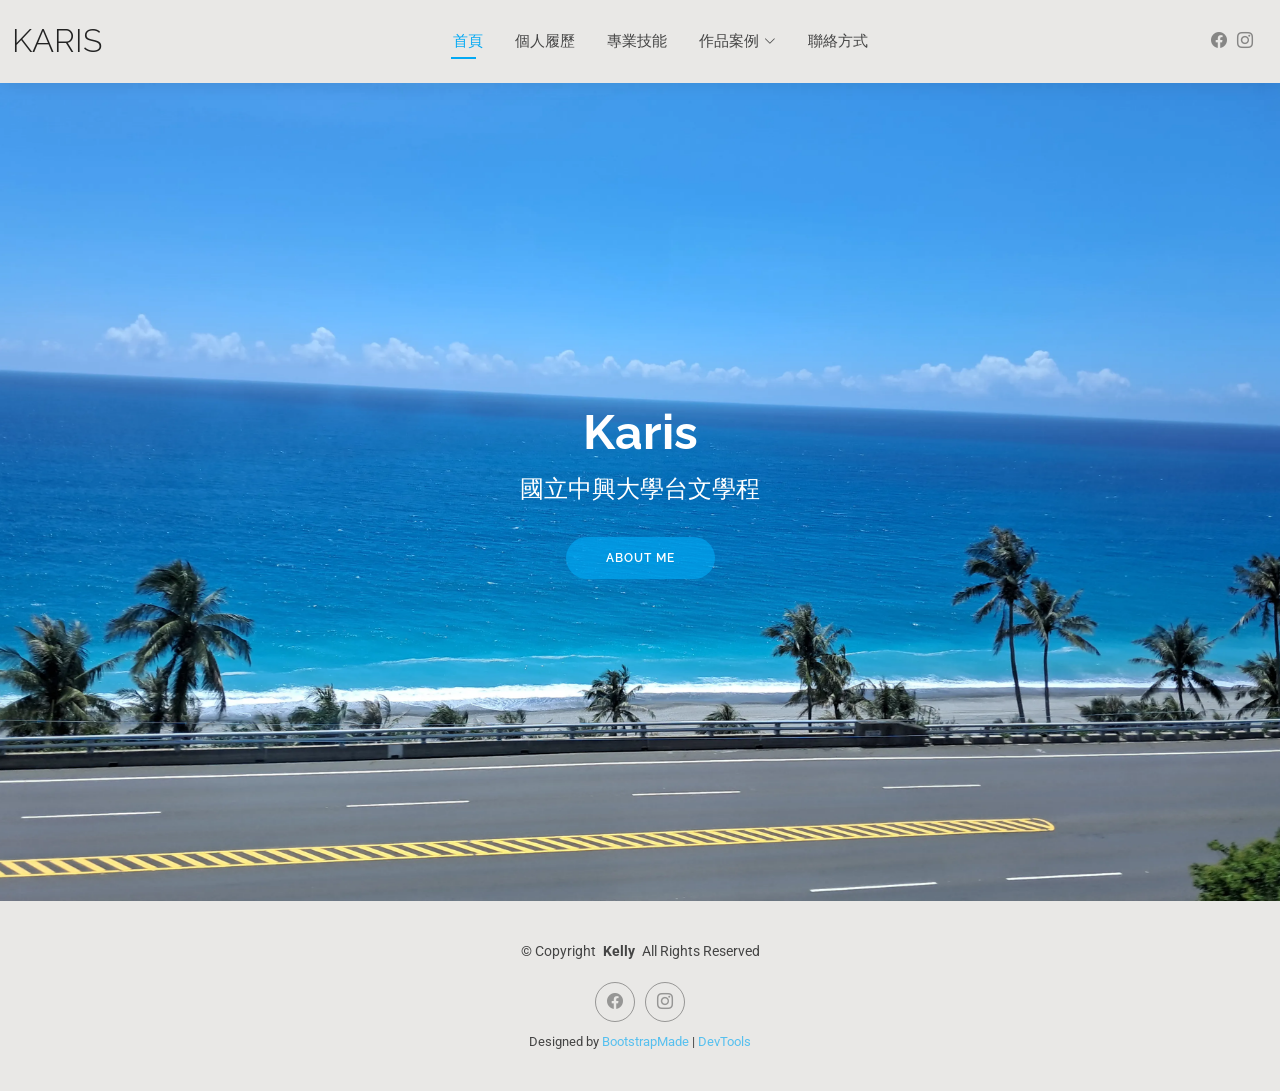
<file: index.html>
<!DOCTYPE html>
<html lang="zh-Hant">

<head>
  <meta charset="utf-8">
  <meta content="width=device-width, initial-scale=1.0" name="viewport">
  <title>Karis</title>
  <meta name="description" content="">
  <meta name="keywords" content="">

  <!-- Favicons -->
  <link href="assets/img/favicon.png" rel="icon">
  <link href="assets/img/apple-touch-icon.png" rel="apple-touch-icon">

  <!-- Fonts -->
  <link href="https://fonts.googleapis.com" rel="preconnect">
  <link href="https://fonts.gstatic.com" rel="preconnect" crossorigin>
  <link href="https://fonts.googleapis.com/css2?family=Roboto:ital,wght@0,100;0,300;0,400;0,500;0,700;0,900;1,100;1,300;1,400;1,500;1,700;1,900&family=Poppins:ital,wght@0,100;0,200;0,300;0,400;0,500;0,600;0,700;0,800;0,900;1,100;1,200;1,300;1,400;1,500;1,600;1,700;1,800;1,900&family=Raleway:ital,wght@0,100;0,200;0,300;0,400;0,500;0,600;0,700;0,800;0,900;1,100;1,200;1,300;1,400;1,500;1,600;1,700;1,800;1,900&display=swap" rel="stylesheet">

  <!-- Vendor CSS Files -->
  <link href="assets/vendor/bootstrap/css/bootstrap.min.css" rel="stylesheet">
  <link href="assets/vendor/bootstrap-icons/bootstrap-icons.css" rel="stylesheet">
  <link href="assets/vendor/aos/aos.css" rel="stylesheet">
  <link href="assets/vendor/swiper/swiper-bundle.min.css" rel="stylesheet">
  <link href="assets/vendor/glightbox/css/glightbox.min.css" rel="stylesheet">

  <!-- Main CSS File -->
  <link href="assets/css/main.css" rel="stylesheet">

  <!-- =======================================================
  * Template Name: Karis
  * Template URL: https://bootstrapmade.com/kelly-free-bootstrap-cv-resume-html-template/
  * Updated: Aug 07 2024 with Bootstrap v5.3.3
  * Author: BootstrapMade.com
  * License: https://bootstrapmade.com/license/
  ======================================================== -->
</head>

<body class="index-page">

  <header id="header" class="header d-flex align-items-center light-background sticky-top">
    <div class="container-fluid position-relative d-flex align-items-center justify-content-between">

      <a href="index.html" class="logo d-flex align-items-center me-auto me-xl-0">
        <!-- Uncomment the line below if you also wish to use an image logo -->
        <!-- <img src="assets/img/logo.png" alt=""> -->
        <h1 class="sitename">Karis</h1>
      </a>

      <nav id="navmenu" class="navmenu">
        <ul>
          <li><a href="index.html" class="active">首頁</a></li>
          <li><a href="about.html">個人履歷</a></li>
          <!--<li><a href="resume.html">簡歷</a></li>-->
          <li><a href="services.html">專業技能</a></li>
          <!--<li><a href="portfolio.html">作品案例</a></li>-->
          <li class="dropdown"><a href="#"><span>作品案例</span> <i class="bi bi-chevron-down toggle-dropdown"></i></a>
            <ul>
              <li><a href="#">台灣人文</a></li>
             <!-- <li class="dropdown"><a href="#"><span></span>Deep Dropdow<i class="bi bi-chevron-down toggle-dropdown"></i></a>
                <ul>
                  <li><a href="#">Deep Dropdown 1</a></li>
                  <li><a href="#">Deep Dropdown 2</a></li>
                  <li><a href="#">Deep Dropdown 3</a></li>
                  <li><a href="#">Deep Dropdown 4</a></li>
                  <li><a href="#">Deep Dropdown 5</a></li>
                </ul>-->
              </li>
              <li><a href="#">跨國文化</a></li>
              <li><a href="#">文化新創</a></li>
             <!-- <li><a href="#">Dropdown 4</a></li>-->
            </ul>
          </li>
          <li><a href="contact.html">聯絡方式</a></li>
        </ul>
        <i class="mobile-nav-toggle d-xl-none bi bi-list"></i>
      </nav>

      <div class="header-social-links">
        <a href="https://www.facebook.com/profile.php?id=61564249897926" target="_blank"><i class="bi bi-facebook"></i></a>
        <a href="https://www.instagram.com/_chien__yu_/" target="_blank"><i class="bi bi-instagram"></i></a>
      </div>

    </div>
  </header>

  <main class="main">

    <!-- Hero Section -->
    <section id="hero" class="hero section">

      <img src="assets/img/hero-bg.webp" alt="" data-aos="fade-in">

      <div class="container text-center" data-aos="zoom-out" data-aos-delay="100">
        <div class="row justify-content-center">
          <div class="col-lg-8">
            <h2><font style="color:#ffffff;">Karis</font></h2>
            <p>國立中興大學台文學程</p>
            <a href="about.html" class="btn-get-started">About Me</a>
          </div>
        </div>
      </div>

    </section><!-- /Hero Section -->

  </main>

  <footer id="footer" class="footer light-background">

    <div class="container">
      <div class="copyright text-center ">
        <p>© <span>Copyright</span> <strong class="px-1 sitename">Kelly</strong> <span>All Rights Reserved<br></span></p>
      </div>
      <div class="social-links d-flex justify-content-center">
        <a href="https://www.facebook.com/profile.php?id=61564249897926" target="_blank"><i class="bi bi-facebook"></i></a>
        <a href="https://www.instagram.com/_chien__yu_/" target="_blank"><i class="bi bi-instagram"></i></a>
      </div>
      <div class="credits">
        <!-- All the links in the footer should remain intact. -->
        <!-- You can delete the links only if you've purchased the pro version. -->
        <!-- Licensing information: https://bootstrapmade.com/license/ -->
        <!-- Purchase the pro version with working PHP/AJAX contact form: [buy-url] -->
        Designed by <a href="https://bootstrapmade.com/">BootstrapMade</a> | <a href="https://bootstrapmade.com/tools/">DevTools</a>
      </div>
    </div>

  </footer>

  <!-- Scroll Top -->
  <a href="#" id="scroll-top" class="scroll-top d-flex align-items-center justify-content-center"><i class="bi bi-arrow-up-short"></i></a>

  <!-- Preloader -->
  <div id="preloader"></div>

  <!-- Vendor JS Files -->
  <script src="assets/vendor/bootstrap/js/bootstrap.bundle.min.js"></script>
  <script src="assets/vendor/php-email-form/validate.js"></script>
  <script src="assets/vendor/aos/aos.js"></script>
  <script src="assets/vendor/waypoints/noframework.waypoints.js"></script>
  <script src="assets/vendor/purecounter/purecounter_vanilla.js"></script>
  <script src="assets/vendor/swiper/swiper-bundle.min.js"></script>
  <script src="assets/vendor/glightbox/js/glightbox.min.js"></script>
  <script src="assets/vendor/imagesloaded/imagesloaded.pkgd.min.js"></script>
  <script src="assets/vendor/isotope-layout/isotope.pkgd.min.js"></script>

  <!-- Main JS File -->
  <script src="assets/js/main.js"></script>

</body>

</html>
</file>
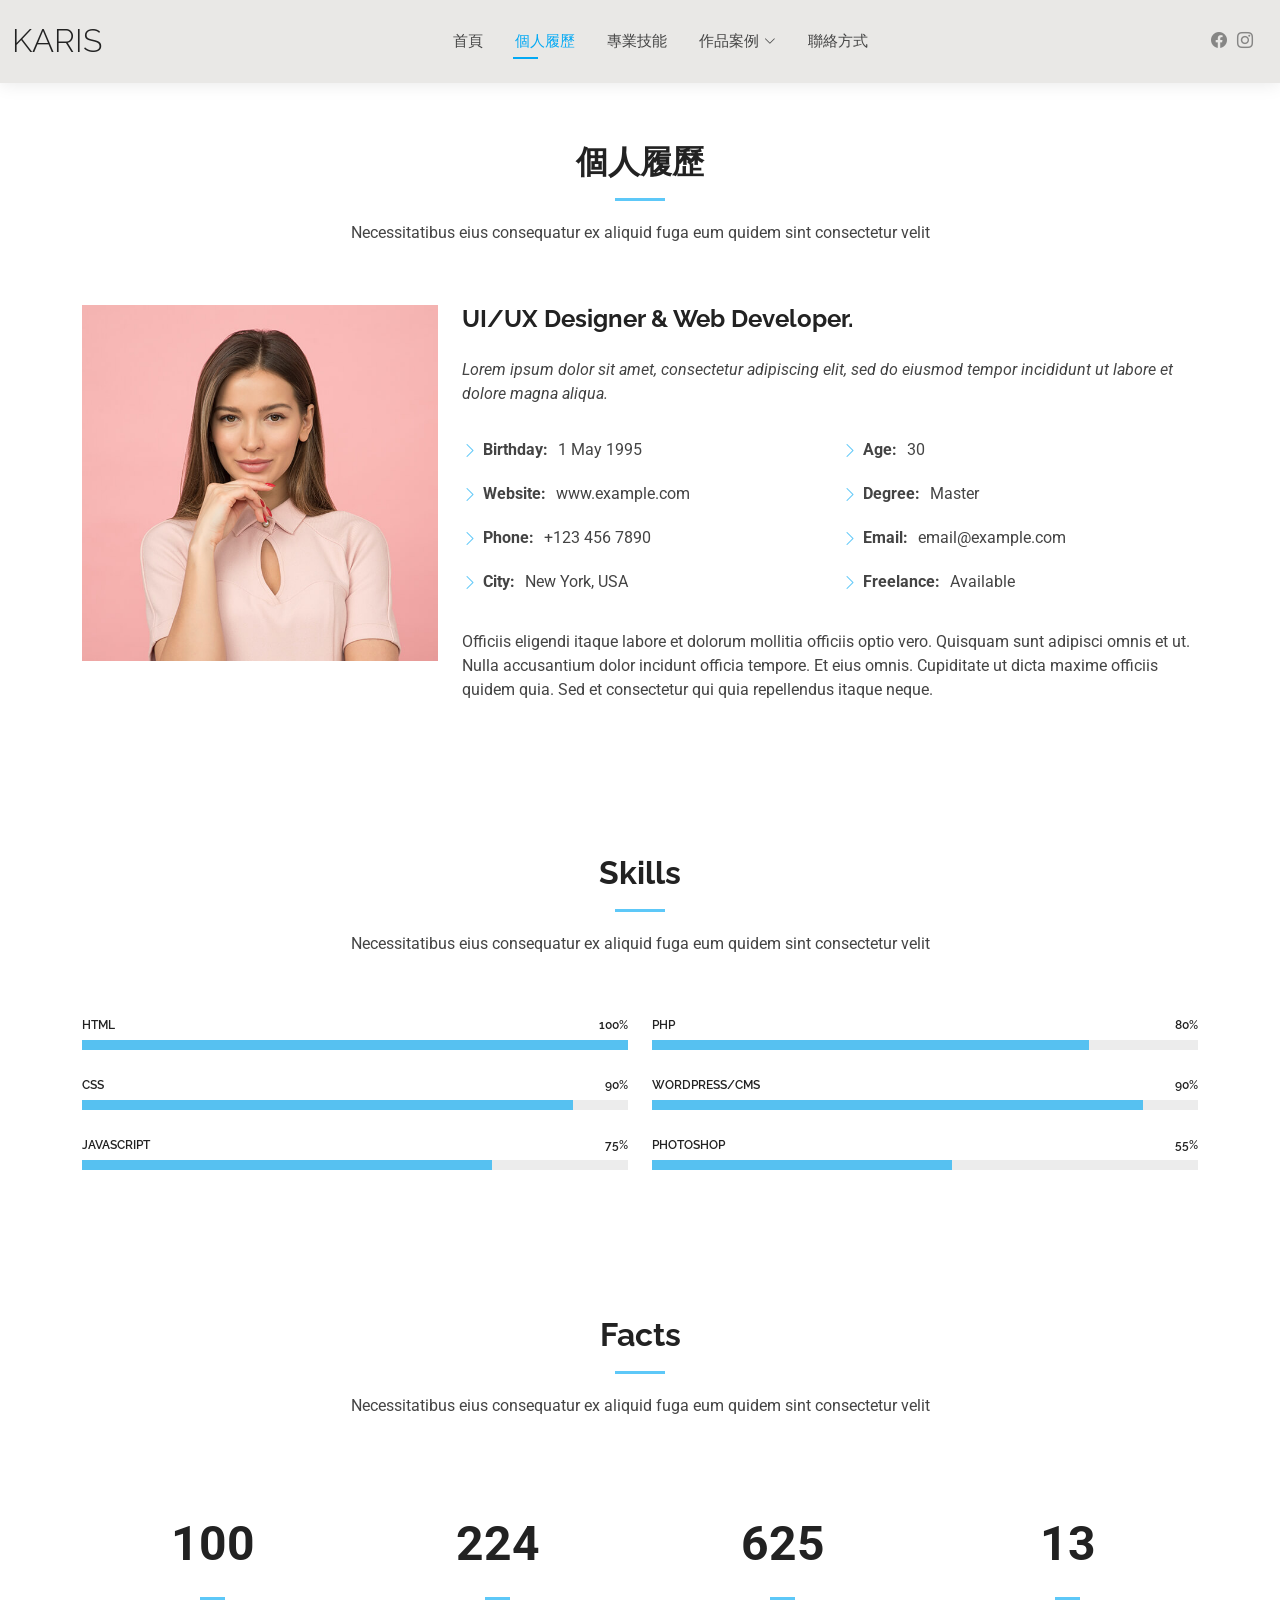
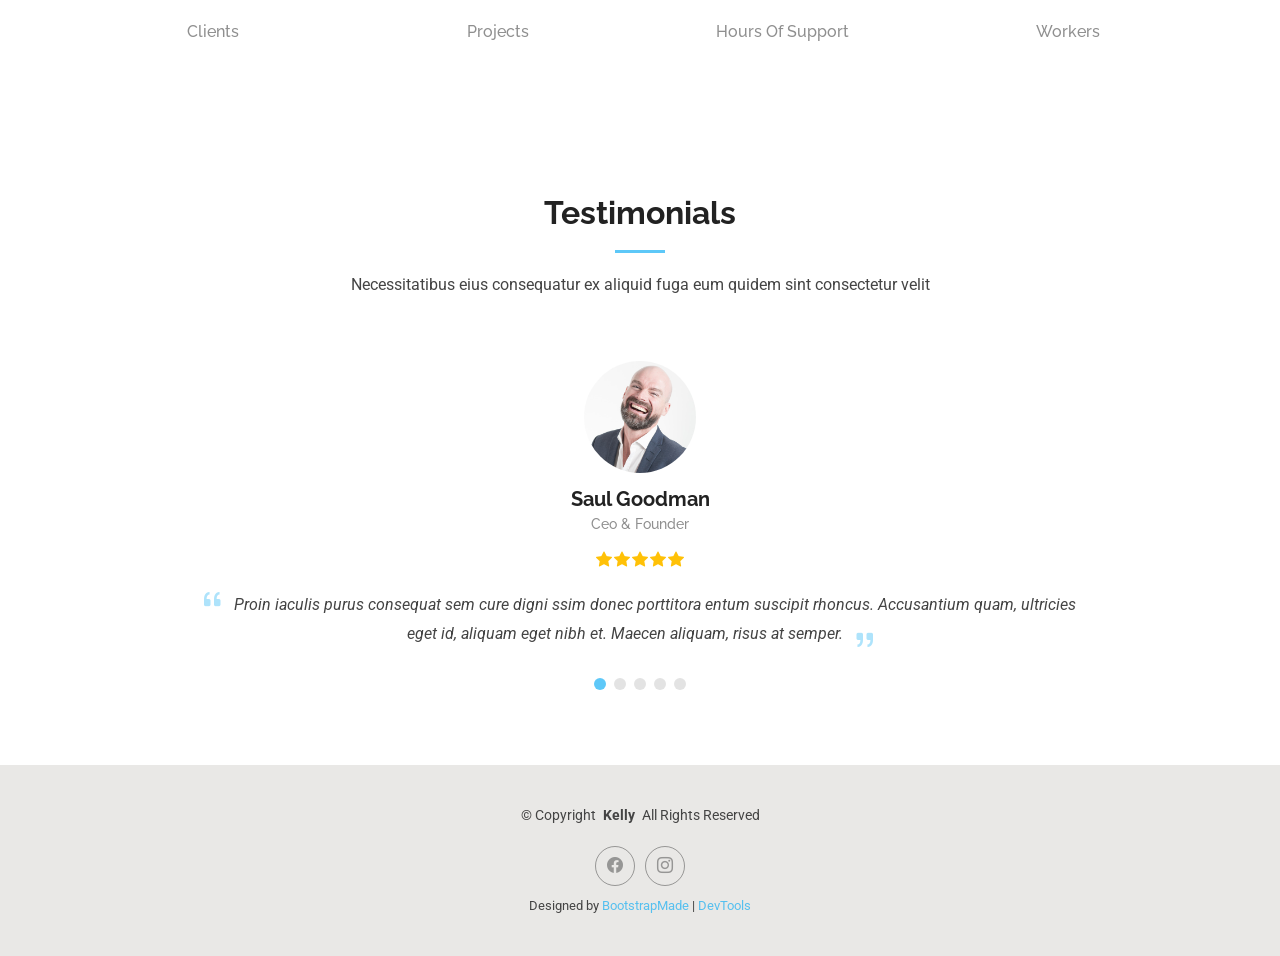
<file: about.html>
<!DOCTYPE html>
<html lang="en">

<head>
  <meta charset="utf-8">
  <meta content="width=device-width, initial-scale=1.0" name="viewport">
  <title>About - Kelly Bootstrap Template</title>
  <meta name="description" content="">
  <meta name="keywords" content="">

  <!-- Favicons -->
  <link href="assets/img/favicon.png" rel="icon">
  <link href="assets/img/apple-touch-icon.png" rel="apple-touch-icon">

  <!-- Fonts -->
  <link href="https://fonts.googleapis.com" rel="preconnect">
  <link href="https://fonts.gstatic.com" rel="preconnect" crossorigin>
  <link href="https://fonts.googleapis.com/css2?family=Roboto:ital,wght@0,100;0,300;0,400;0,500;0,700;0,900;1,100;1,300;1,400;1,500;1,700;1,900&family=Poppins:ital,wght@0,100;0,200;0,300;0,400;0,500;0,600;0,700;0,800;0,900;1,100;1,200;1,300;1,400;1,500;1,600;1,700;1,800;1,900&family=Raleway:ital,wght@0,100;0,200;0,300;0,400;0,500;0,600;0,700;0,800;0,900;1,100;1,200;1,300;1,400;1,500;1,600;1,700;1,800;1,900&display=swap" rel="stylesheet">

  <!-- Vendor CSS Files -->
  <link href="assets/vendor/bootstrap/css/bootstrap.min.css" rel="stylesheet">
  <link href="assets/vendor/bootstrap-icons/bootstrap-icons.css" rel="stylesheet">
  <link href="assets/vendor/aos/aos.css" rel="stylesheet">
  <link href="assets/vendor/swiper/swiper-bundle.min.css" rel="stylesheet">
  <link href="assets/vendor/glightbox/css/glightbox.min.css" rel="stylesheet">

  <!-- Main CSS File -->
  <link href="assets/css/main.css" rel="stylesheet">

  <!-- =======================================================
  * Template Name: Kelly
  * Template URL: https://bootstrapmade.com/kelly-free-bootstrap-cv-resume-html-template/
  * Updated: Aug 07 2024 with Bootstrap v5.3.3
  * Author: BootstrapMade.com
  * License: https://bootstrapmade.com/license/
  ======================================================== -->
</head>

<body class="about-page">

   <header id="header" class="header d-flex align-items-center light-background sticky-top">
    <div class="container-fluid position-relative d-flex align-items-center justify-content-between">

      <a href="index.html" class="logo d-flex align-items-center me-auto me-xl-0">
        <!-- Uncomment the line below if you also wish to use an image logo -->
        <!-- <img src="assets/img/logo.png" alt=""> -->
        <h1 class="sitename">Karis</h1>
      </a>

      <nav id="navmenu" class="navmenu">
        <ul>
          <li><a href="index.html" >首頁</a></li>
          <li><a href="about.html"class="active">個人履歷</a></li>
          <!--<li><a href="resume.html">簡歷</a></li>-->
          <li><a href="services.html">專業技能</a></li>
          <!--<li><a href="portfolio.html">作品案例</a></li>-->
          <li class="dropdown"><a href="#"><span>作品案例</span> <i class="bi bi-chevron-down toggle-dropdown"></i></a>
            <ul>
              <li><a href="#">台灣人文</a></li>
             <!-- <li class="dropdown"><a href="#"><span></span>Deep Dropdow<i class="bi bi-chevron-down toggle-dropdown"></i></a>
                <ul>
                  <li><a href="#">Deep Dropdown 1</a></li>
                  <li><a href="#">Deep Dropdown 2</a></li>
                  <li><a href="#">Deep Dropdown 3</a></li>
                  <li><a href="#">Deep Dropdown 4</a></li>
                  <li><a href="#">Deep Dropdown 5</a></li>
                </ul>-->
              </li>
              <li><a href="#">跨國文化</a></li>
              <li><a href="#">文化新創</a></li>
             <!-- <li><a href="#">Dropdown 4</a></li>-->
            </ul>
          </li>
          <li><a href="contact.html">聯絡方式</a></li>
        </ul>
        <i class="mobile-nav-toggle d-xl-none bi bi-list"></i>
      </nav>

      <div class="header-social-links">
        <!--<a href="#" class="twitter"><i class="bi bi-twitter-x"></i></a>-->
        <a href="https://www.facebook.com/profile.php?id=61564249897926" target="_blank"><i class="bi bi-facebook"></i></a>
        <a href="https://www.instagram.com/_chien__yu_/" target="_blank"><i class="bi bi-instagram"></i></a>
        <!--<a href="#" class="linkedin"><i class="bi bi-linkedin"></i></a>-->
      </div>

    </div>
  </header>
  <main class="main">

    <!-- About Section -->
    <section id="about" class="about section">

      <!-- Section Title -->
      <div class="container section-title" data-aos="fade-up">
        <h2>個人履歷</h2>
        <p>Necessitatibus eius consequatur ex aliquid fuga eum quidem sint consectetur velit</p>
      </div><!-- End Section Title -->

      <div class="container" data-aos="fade-up" data-aos-delay="100">

        <div class="row gy-4 justify-content-center">
          <div class="col-lg-4">
            <img src="assets/img/profile-img.jpg" class="img-fluid" alt="">
          </div>
          <div class="col-lg-8 content">
            <h2>UI/UX Designer &amp; Web Developer.</h2>
            <p class="fst-italic py-3">
              Lorem ipsum dolor sit amet, consectetur adipiscing elit, sed do eiusmod tempor incididunt ut labore et dolore
              magna aliqua.
            </p>
            <div class="row">
              <div class="col-lg-6">
                <ul>
                  <li><i class="bi bi-chevron-right"></i> <strong>Birthday:</strong> <span>1 May 1995</span></li>
                  <li><i class="bi bi-chevron-right"></i> <strong>Website:</strong> <span>www.example.com</span></li>
                  <li><i class="bi bi-chevron-right"></i> <strong>Phone:</strong> <span>+123 456 7890</span></li>
                  <li><i class="bi bi-chevron-right"></i> <strong>City:</strong> <span>New York, USA</span></li>
                </ul>
              </div>
              <div class="col-lg-6">
                <ul>
                  <li><i class="bi bi-chevron-right"></i> <strong>Age:</strong> <span>30</span></li>
                  <li><i class="bi bi-chevron-right"></i> <strong>Degree:</strong> <span>Master</span></li>
                  <li><i class="bi bi-chevron-right"></i> <strong>Email:</strong> <span>email@example.com</span></li>
                  <li><i class="bi bi-chevron-right"></i> <strong>Freelance:</strong> <span>Available</span></li>
                </ul>
              </div>
            </div>
            <p class="py-3">
              Officiis eligendi itaque labore et dolorum mollitia officiis optio vero. Quisquam sunt adipisci omnis et ut. Nulla accusantium dolor incidunt officia tempore. Et eius omnis.
              Cupiditate ut dicta maxime officiis quidem quia. Sed et consectetur qui quia repellendus itaque neque.
            </p>
          </div>
        </div>

      </div>

    </section><!-- /About Section -->

    <!-- Skills Section -->
    <section id="skills" class="skills section">

      <!-- Section Title -->
      <div class="container section-title" data-aos="fade-up">
        <h2>Skills</h2>
        <p>Necessitatibus eius consequatur ex aliquid fuga eum quidem sint consectetur velit</p>
      </div><!-- End Section Title -->

      <div class="container" data-aos="fade-up" data-aos-delay="100">

        <div class="row skills-content skills-animation">

          <div class="col-lg-6">

            <div class="progress">
              <span class="skill"><span>HTML</span> <i class="val">100%</i></span>
              <div class="progress-bar-wrap">
                <div class="progress-bar" role="progressbar" aria-valuenow="100" aria-valuemin="0" aria-valuemax="100"></div>
              </div>
            </div><!-- End Skills Item -->

            <div class="progress">
              <span class="skill"><span>CSS</span> <i class="val">90%</i></span>
              <div class="progress-bar-wrap">
                <div class="progress-bar" role="progressbar" aria-valuenow="90" aria-valuemin="0" aria-valuemax="100"></div>
              </div>
            </div><!-- End Skills Item -->

            <div class="progress">
              <span class="skill"><span>JavaScript</span> <i class="val">75%</i></span>
              <div class="progress-bar-wrap">
                <div class="progress-bar" role="progressbar" aria-valuenow="75" aria-valuemin="0" aria-valuemax="100"></div>
              </div>
            </div><!-- End Skills Item -->

          </div>

          <div class="col-lg-6">

            <div class="progress">
              <span class="skill"><span>PHP</span> <i class="val">80%</i></span>
              <div class="progress-bar-wrap">
                <div class="progress-bar" role="progressbar" aria-valuenow="80" aria-valuemin="0" aria-valuemax="100"></div>
              </div>
            </div><!-- End Skills Item -->

            <div class="progress">
              <span class="skill"><span>WordPress/CMS</span> <i class="val">90%</i></span>
              <div class="progress-bar-wrap">
                <div class="progress-bar" role="progressbar" aria-valuenow="90" aria-valuemin="0" aria-valuemax="100"></div>
              </div>
            </div><!-- End Skills Item -->

            <div class="progress">
              <span class="skill"><span>Photoshop</span> <i class="val">55%</i></span>
              <div class="progress-bar-wrap">
                <div class="progress-bar" role="progressbar" aria-valuenow="55" aria-valuemin="0" aria-valuemax="100"></div>
              </div>
            </div><!-- End Skills Item -->

          </div>

        </div>

      </div>

    </section><!-- /Skills Section -->

    <!-- Stats Section -->
    <section id="stats" class="stats section">

      <!-- Section Title -->
      <div class="container section-title" data-aos="fade-up">
        <h2>Facts</h2>
        <p>Necessitatibus eius consequatur ex aliquid fuga eum quidem sint consectetur velit</p>
      </div><!-- End Section Title -->

      <div class="container" data-aos="fade-up" data-aos-delay="100">

        <div class="row gy-4">

          <div class="col-lg-3 col-md-6">
            <div class="stats-item text-center w-100 h-100">
              <span data-purecounter-start="0" data-purecounter-end="232" data-purecounter-duration="1" class="purecounter"></span>
              <p>Clients</p>
            </div>
          </div><!-- End Stats Item -->

          <div class="col-lg-3 col-md-6">
            <div class="stats-item text-center w-100 h-100">
              <span data-purecounter-start="0" data-purecounter-end="521" data-purecounter-duration="1" class="purecounter"></span>
              <p>Projects</p>
            </div>
          </div><!-- End Stats Item -->

          <div class="col-lg-3 col-md-6">
            <div class="stats-item text-center w-100 h-100">
              <span data-purecounter-start="0" data-purecounter-end="1453" data-purecounter-duration="1" class="purecounter"></span>
              <p>Hours Of Support</p>
            </div>
          </div><!-- End Stats Item -->

          <div class="col-lg-3 col-md-6">
            <div class="stats-item text-center w-100 h-100">
              <span data-purecounter-start="0" data-purecounter-end="32" data-purecounter-duration="1" class="purecounter"></span>
              <p>Workers</p>
            </div>
          </div><!-- End Stats Item -->

        </div>

      </div>

    </section><!-- /Stats Section -->

    <!-- Testimonials Section -->
    <section id="testimonials" class="testimonials section">

      <!-- Section Title -->
      <div class="container section-title" data-aos="fade-up">
        <h2>Testimonials</h2>
        <p>Necessitatibus eius consequatur ex aliquid fuga eum quidem sint consectetur velit</p>
      </div><!-- End Section Title -->

      <div class="container" data-aos="fade-up" data-aos-delay="100">

        <div class="swiper init-swiper">
          <script type="application/json" class="swiper-config">
            {
              "loop": true,
              "speed": 600,
              "autoplay": {
                "delay": 5000
              },
              "slidesPerView": "auto",
              "pagination": {
                "el": ".swiper-pagination",
                "type": "bullets",
                "clickable": true
              }
            }
          </script>
          <div class="swiper-wrapper">

            <div class="swiper-slide">
              <div class="testimonial-item">
                <img src="assets/img/testimonials/testimonials-1.jpg" class="testimonial-img" alt="">
                <h3>Saul Goodman</h3>
                <h4>Ceo &amp; Founder</h4>
                <div class="stars">
                  <i class="bi bi-star-fill"></i><i class="bi bi-star-fill"></i><i class="bi bi-star-fill"></i><i class="bi bi-star-fill"></i><i class="bi bi-star-fill"></i>
                </div>
                <p>
                  <i class="bi bi-quote quote-icon-left"></i>
                  <span>Proin iaculis purus consequat sem cure digni ssim donec porttitora entum suscipit rhoncus. Accusantium quam, ultricies eget id, aliquam eget nibh et. Maecen aliquam, risus at semper.</span>
                  <i class="bi bi-quote quote-icon-right"></i>
                </p>
              </div>
            </div><!-- End testimonial item -->

            <div class="swiper-slide">
              <div class="testimonial-item">
                <img src="assets/img/testimonials/testimonials-2.jpg" class="testimonial-img" alt="">
                <h3>Sara Wilsson</h3>
                <h4>Designer</h4>
                <div class="stars">
                  <i class="bi bi-star-fill"></i><i class="bi bi-star-fill"></i><i class="bi bi-star-fill"></i><i class="bi bi-star-fill"></i><i class="bi bi-star-fill"></i>
                </div>
                <p>
                  <i class="bi bi-quote quote-icon-left"></i>
                  <span>Export tempor illum tamen malis malis eram quae irure esse labore quem cillum quid cillum eram malis quorum velit fore eram velit sunt aliqua noster fugiat irure amet legam anim culpa.</span>
                  <i class="bi bi-quote quote-icon-right"></i>
                </p>
              </div>
            </div><!-- End testimonial item -->

            <div class="swiper-slide">
              <div class="testimonial-item">
                <img src="assets/img/testimonials/testimonials-3.jpg" class="testimonial-img" alt="">
                <h3>Jena Karlis</h3>
                <h4>Store Owner</h4>
                <div class="stars">
                  <i class="bi bi-star-fill"></i><i class="bi bi-star-fill"></i><i class="bi bi-star-fill"></i><i class="bi bi-star-fill"></i><i class="bi bi-star-fill"></i>
                </div>
                <p>
                  <i class="bi bi-quote quote-icon-left"></i>
                  <span>Enim nisi quem export duis labore cillum quae magna enim sint quorum nulla quem veniam duis minim tempor labore quem eram duis noster aute amet eram fore quis sint minim.</span>
                  <i class="bi bi-quote quote-icon-right"></i>
                </p>
              </div>
            </div><!-- End testimonial item -->

            <div class="swiper-slide">
              <div class="testimonial-item">
                <img src="assets/img/testimonials/testimonials-4.jpg" class="testimonial-img" alt="">
                <h3>Matt Brandon</h3>
                <h4>Freelancer</h4>
                <div class="stars">
                  <i class="bi bi-star-fill"></i><i class="bi bi-star-fill"></i><i class="bi bi-star-fill"></i><i class="bi bi-star-fill"></i><i class="bi bi-star-fill"></i>
                </div>
                <p>
                  <i class="bi bi-quote quote-icon-left"></i>
                  <span>Fugiat enim eram quae cillum dolore dolor amet nulla culpa multos export minim fugiat minim velit minim dolor enim duis veniam ipsum anim magna sunt elit fore quem dolore labore illum veniam.</span>
                  <i class="bi bi-quote quote-icon-right"></i>
                </p>
              </div>
            </div><!-- End testimonial item -->

            <div class="swiper-slide">
              <div class="testimonial-item">
                <img src="assets/img/testimonials/testimonials-5.jpg" class="testimonial-img" alt="">
                <h3>John Larson</h3>
                <h4>Entrepreneur</h4>
                <div class="stars">
                  <i class="bi bi-star-fill"></i><i class="bi bi-star-fill"></i><i class="bi bi-star-fill"></i><i class="bi bi-star-fill"></i><i class="bi bi-star-fill"></i>
                </div>
                <p>
                  <i class="bi bi-quote quote-icon-left"></i>
                  <span>Quis quorum aliqua sint quem legam fore sunt eram irure aliqua veniam tempor noster veniam enim culpa labore duis sunt culpa nulla illum cillum fugiat legam esse veniam culpa fore nisi cillum quid.</span>
                  <i class="bi bi-quote quote-icon-right"></i>
                </p>
              </div>
            </div><!-- End testimonial item -->

          </div>
          <div class="swiper-pagination"></div>
        </div>

      </div>

    </section><!-- /Testimonials Section -->

  </main>

  <footer id="footer" class="footer light-background">

    <div class="container">
      <div class="copyright text-center ">
        <p>© <span>Copyright</span> <strong class="px-1 sitename">Kelly</strong> <span>All Rights Reserved<br></span></p>
      </div>
      <div class="social-links d-flex justify-content-center">
        <!--<a href=""><i class="bi bi-twitter-x"></i></a>-->
        <a href="https://www.facebook.com/profile.php?id=61564249897926" target="_blank"><i class="bi bi-facebook"></i></a>
        <a href="https://www.instagram.com/_chien__yu_/" target="_blank"><i class="bi bi-instagram"></i></a>
        <!--<a href=""><i class="bi bi-linkedin"></i></a>-->
      </div>
      <div class="credits">
        <!-- All the links in the footer should remain intact. -->
        <!-- You can delete the links only if you've purchased the pro version. -->
        <!-- Licensing information: https://bootstrapmade.com/license/ -->
        <!-- Purchase the pro version with working PHP/AJAX contact form: [buy-url] -->
        Designed by <a href="https://bootstrapmade.com/">BootstrapMade</a> | <a href="https://bootstrapmade.com/tools/">DevTools</a>
      </div>
    </div>

  </footer>

  <!-- Scroll Top -->
  <a href="#" id="scroll-top" class="scroll-top d-flex align-items-center justify-content-center"><i class="bi bi-arrow-up-short"></i></a>

  <!-- Preloader -->
  <div id="preloader"></div>

  <!-- Vendor JS Files -->
  <script src="assets/vendor/bootstrap/js/bootstrap.bundle.min.js"></script>
  <script src="assets/vendor/php-email-form/validate.js"></script>
  <script src="assets/vendor/aos/aos.js"></script>
  <script src="assets/vendor/waypoints/noframework.waypoints.js"></script>
  <script src="assets/vendor/purecounter/purecounter_vanilla.js"></script>
  <script src="assets/vendor/swiper/swiper-bundle.min.js"></script>
  <script src="assets/vendor/glightbox/js/glightbox.min.js"></script>
  <script src="assets/vendor/imagesloaded/imagesloaded.pkgd.min.js"></script>
  <script src="assets/vendor/isotope-layout/isotope.pkgd.min.js"></script>

  <!-- Main JS File -->
  <script src="assets/js/main.js"></script>

</body>

</html>
</file>
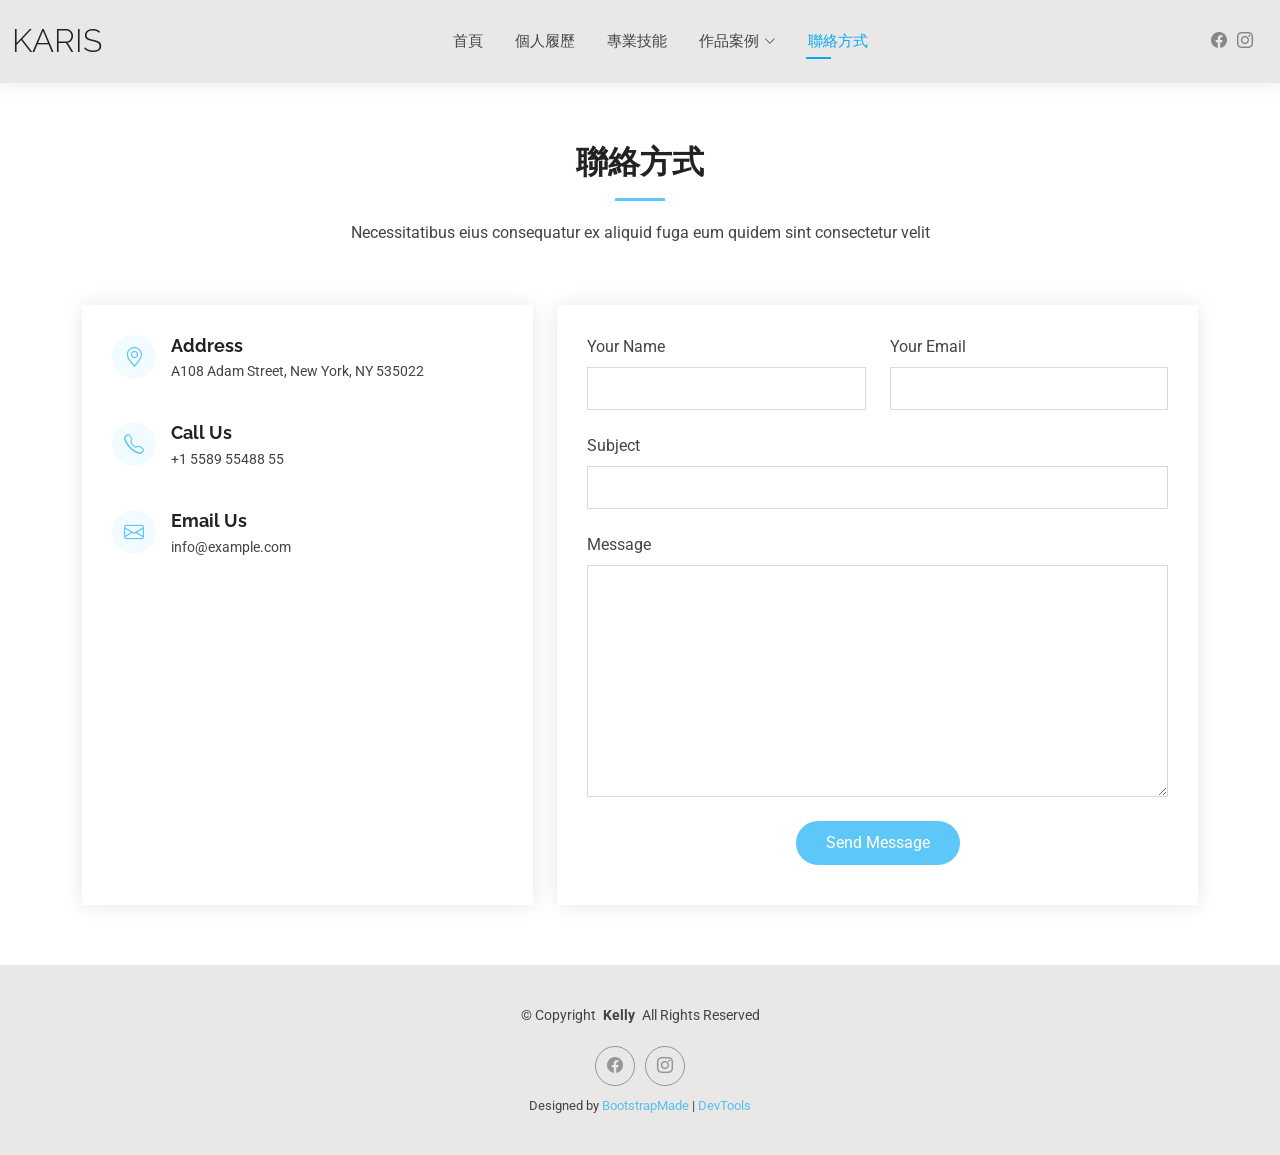
<file: contact.html>
<!DOCTYPE html>
<html lang="en">

<head>
  <meta charset="utf-8">
  <meta content="width=device-width, initial-scale=1.0" name="viewport">
  <title>Contact - Kelly Bootstrap Template</title>
  <meta name="description" content="">
  <meta name="keywords" content="">

  <!-- Favicons -->
  <link href="assets/img/favicon.png" rel="icon">
  <link href="assets/img/apple-touch-icon.png" rel="apple-touch-icon">

  <!-- Fonts -->
  <link href="https://fonts.googleapis.com" rel="preconnect">
  <link href="https://fonts.gstatic.com" rel="preconnect" crossorigin>
  <link href="https://fonts.googleapis.com/css2?family=Roboto:ital,wght@0,100;0,300;0,400;0,500;0,700;0,900;1,100;1,300;1,400;1,500;1,700;1,900&family=Poppins:ital,wght@0,100;0,200;0,300;0,400;0,500;0,600;0,700;0,800;0,900;1,100;1,200;1,300;1,400;1,500;1,600;1,700;1,800;1,900&family=Raleway:ital,wght@0,100;0,200;0,300;0,400;0,500;0,600;0,700;0,800;0,900;1,100;1,200;1,300;1,400;1,500;1,600;1,700;1,800;1,900&display=swap" rel="stylesheet">

  <!-- Vendor CSS Files -->
  <link href="assets/vendor/bootstrap/css/bootstrap.min.css" rel="stylesheet">
  <link href="assets/vendor/bootstrap-icons/bootstrap-icons.css" rel="stylesheet">
  <link href="assets/vendor/aos/aos.css" rel="stylesheet">
  <link href="assets/vendor/swiper/swiper-bundle.min.css" rel="stylesheet">
  <link href="assets/vendor/glightbox/css/glightbox.min.css" rel="stylesheet">

  <!-- Main CSS File -->
  <link href="assets/css/main.css" rel="stylesheet">

  <!-- =======================================================
  * Template Name: Kelly
  * Template URL: https://bootstrapmade.com/kelly-free-bootstrap-cv-resume-html-template/
  * Updated: Aug 07 2024 with Bootstrap v5.3.3
  * Author: BootstrapMade.com
  * License: https://bootstrapmade.com/license/
  ======================================================== -->
</head>

<body class="contact-page">

   <header id="header" class="header d-flex align-items-center light-background sticky-top">
    <div class="container-fluid position-relative d-flex align-items-center justify-content-between">

      <a href="index.html" class="logo d-flex align-items-center me-auto me-xl-0">
        <!-- Uncomment the line below if you also wish to use an image logo -->
        <!-- <img src="assets/img/logo.png" alt=""> -->
        <h1 class="sitename">Karis</h1>
      </a>

      <nav id="navmenu" class="navmenu">
        <ul>
          <li><a href="index.html">首頁</a></li>
          <li><a href="about.html">個人履歷</a></li>
          <!--<li><a href="resume.html">簡歷</a></li>-->
          <li><a href="services.html">專業技能</a></li>
          <!--<li><a href="portfolio.html">作品案例</a></li>-->
          <li class="dropdown"><a href="#"><span>作品案例</span> <i class="bi bi-chevron-down toggle-dropdown"></i></a>
            <ul>
              <li><a href="#">台灣人文</a></li>
             <!-- <li class="dropdown"><a href="#"><span></span>Deep Dropdow<i class="bi bi-chevron-down toggle-dropdown"></i></a>
                <ul>
                  <li><a href="#">Deep Dropdown 1</a></li>
                  <li><a href="#">Deep Dropdown 2</a></li>
                  <li><a href="#">Deep Dropdown 3</a></li>
                  <li><a href="#">Deep Dropdown 4</a></li>
                  <li><a href="#">Deep Dropdown 5</a></li>
                </ul>-->
              </li>
              <li><a href="#">跨國文化</a></li>
              <li><a href="#">文化新創</a></li>
             <!-- <li><a href="#">Dropdown 4</a></li>-->
            </ul>
          </li>
          <li><a href="contact.html"class="active">聯絡方式</a></li>
        </ul>
        <i class="mobile-nav-toggle d-xl-none bi bi-list"></i>
      </nav>

      <div class="header-social-links">
        <a href="https://www.facebook.com/profile.php?id=61564249897926" target="_blank"><i class="bi bi-facebook"></i></a>
        <a href="https://www.instagram.com/_chien__yu_/" target="_blank"><i class="bi bi-instagram"></i></a>
      </div>

    </div>
  </header>

  <main class="main">

    <!-- Contact Section -->
    <section id="contact" class="contact section">

      <!-- Section Title -->
      <div class="container section-title" data-aos="fade-up">
        <h2>聯絡方式</h2>
        <p>Necessitatibus eius consequatur ex aliquid fuga eum quidem sint consectetur velit</p>
      </div><!-- End Section Title -->

      <div class="container" data-aos="fade-up" data-aos-delay="100">

        <div class="row gy-4">

          <div class="col-lg-5">

            <div class="info-wrap">
              <div class="info-item d-flex" data-aos="fade-up" data-aos-delay="200">
                <i class="bi bi-geo-alt flex-shrink-0"></i>
                <div>
                  <h3>Address</h3>
                  <p>A108 Adam Street, New York, NY 535022</p>
                </div>
              </div><!-- End Info Item -->

              <div class="info-item d-flex" data-aos="fade-up" data-aos-delay="300">
                <i class="bi bi-telephone flex-shrink-0"></i>
                <div>
                  <h3>Call Us</h3>
                  <p>+1 5589 55488 55</p>
                </div>
              </div><!-- End Info Item -->

              <div class="info-item d-flex" data-aos="fade-up" data-aos-delay="400">
                <i class="bi bi-envelope flex-shrink-0"></i>
                <div>
                  <h3>Email Us</h3>
                  <p>info@example.com</p>
                </div>
              </div><!-- End Info Item -->

              <iframe src="https://www.google.com/maps/embed?pb=!1m14!1m8!1m3!1d48389.78314118045!2d-74.006138!3d40.710059!3m2!1i1024!2i768!4f13.1!3m3!1m2!1s0x89c25a22a3bda30d%3A0xb89d1fe6bc499443!2sDowntown%20Conference%20Center!5e0!3m2!1sen!2sus!4v1676961268712!5m2!1sen!2sus" frameborder="0" style="border:0; width: 100%; height: 270px;" allowfullscreen="" loading="lazy" referrerpolicy="no-referrer-when-downgrade"></iframe>
            </div>
          </div>

          <div class="col-lg-7">
            <form action="forms/contact.php" method="post" class="php-email-form" data-aos="fade-up" data-aos-delay="200">
              <div class="row gy-4">

                <div class="col-md-6">
                  <label for="name-field" class="pb-2">Your Name</label>
                  <input type="text" name="name" id="name-field" class="form-control" required="">
                </div>

                <div class="col-md-6">
                  <label for="email-field" class="pb-2">Your Email</label>
                  <input type="email" class="form-control" name="email" id="email-field" required="">
                </div>

                <div class="col-md-12">
                  <label for="subject-field" class="pb-2">Subject</label>
                  <input type="text" class="form-control" name="subject" id="subject-field" required="">
                </div>

                <div class="col-md-12">
                  <label for="message-field" class="pb-2">Message</label>
                  <textarea class="form-control" name="message" rows="10" id="message-field" required=""></textarea>
                </div>

                <div class="col-md-12 text-center">
                  <div class="loading">Loading</div>
                  <div class="error-message"></div>
                  <div class="sent-message">Your message has been sent. Thank you!</div>

                  <button type="submit">Send Message</button>
                </div>

              </div>
            </form>
          </div><!-- End Contact Form -->

        </div>

      </div>

    </section><!-- /Contact Section -->

  </main>

  <footer id="footer" class="footer light-background">

    <div class="container">
      <div class="copyright text-center ">
        <p>© <span>Copyright</span> <strong class="px-1 sitename">Kelly</strong> <span>All Rights Reserved<br></span></p>
      </div>
      <div class="social-links d-flex justify-content-center">
        <a href="https://www.facebook.com/profile.php?id=61564249897926" target="_blank"><i class="bi bi-facebook"></i></a>
        <a href="https://www.instagram.com/_chien__yu_/" target="_blank"><i class="bi bi-instagram"></i></a>
      </div>
      <div class="credits">
        <!-- All the links in the footer should remain intact. -->
        <!-- You can delete the links only if you've purchased the pro version. -->
        <!-- Licensing information: https://bootstrapmade.com/license/ -->
        <!-- Purchase the pro version with working PHP/AJAX contact form: [buy-url] -->
        Designed by <a href="https://bootstrapmade.com/">BootstrapMade</a> | <a href="https://bootstrapmade.com/tools/">DevTools</a>
      </div>
    </div>

  </footer>

  <!-- Scroll Top -->
  <a href="#" id="scroll-top" class="scroll-top d-flex align-items-center justify-content-center"><i class="bi bi-arrow-up-short"></i></a>

  <!-- Preloader -->
  <div id="preloader"></div>

  <!-- Vendor JS Files -->
  <script src="assets/vendor/bootstrap/js/bootstrap.bundle.min.js"></script>
  <script src="assets/vendor/php-email-form/validate.js"></script>
  <script src="assets/vendor/aos/aos.js"></script>
  <script src="assets/vendor/waypoints/noframework.waypoints.js"></script>
  <script src="assets/vendor/purecounter/purecounter_vanilla.js"></script>
  <script src="assets/vendor/swiper/swiper-bundle.min.js"></script>
  <script src="assets/vendor/glightbox/js/glightbox.min.js"></script>
  <script src="assets/vendor/imagesloaded/imagesloaded.pkgd.min.js"></script>
  <script src="assets/vendor/isotope-layout/isotope.pkgd.min.js"></script>

  <!-- Main JS File -->
  <script src="assets/js/main.js"></script>

</body>

</html>
</file>
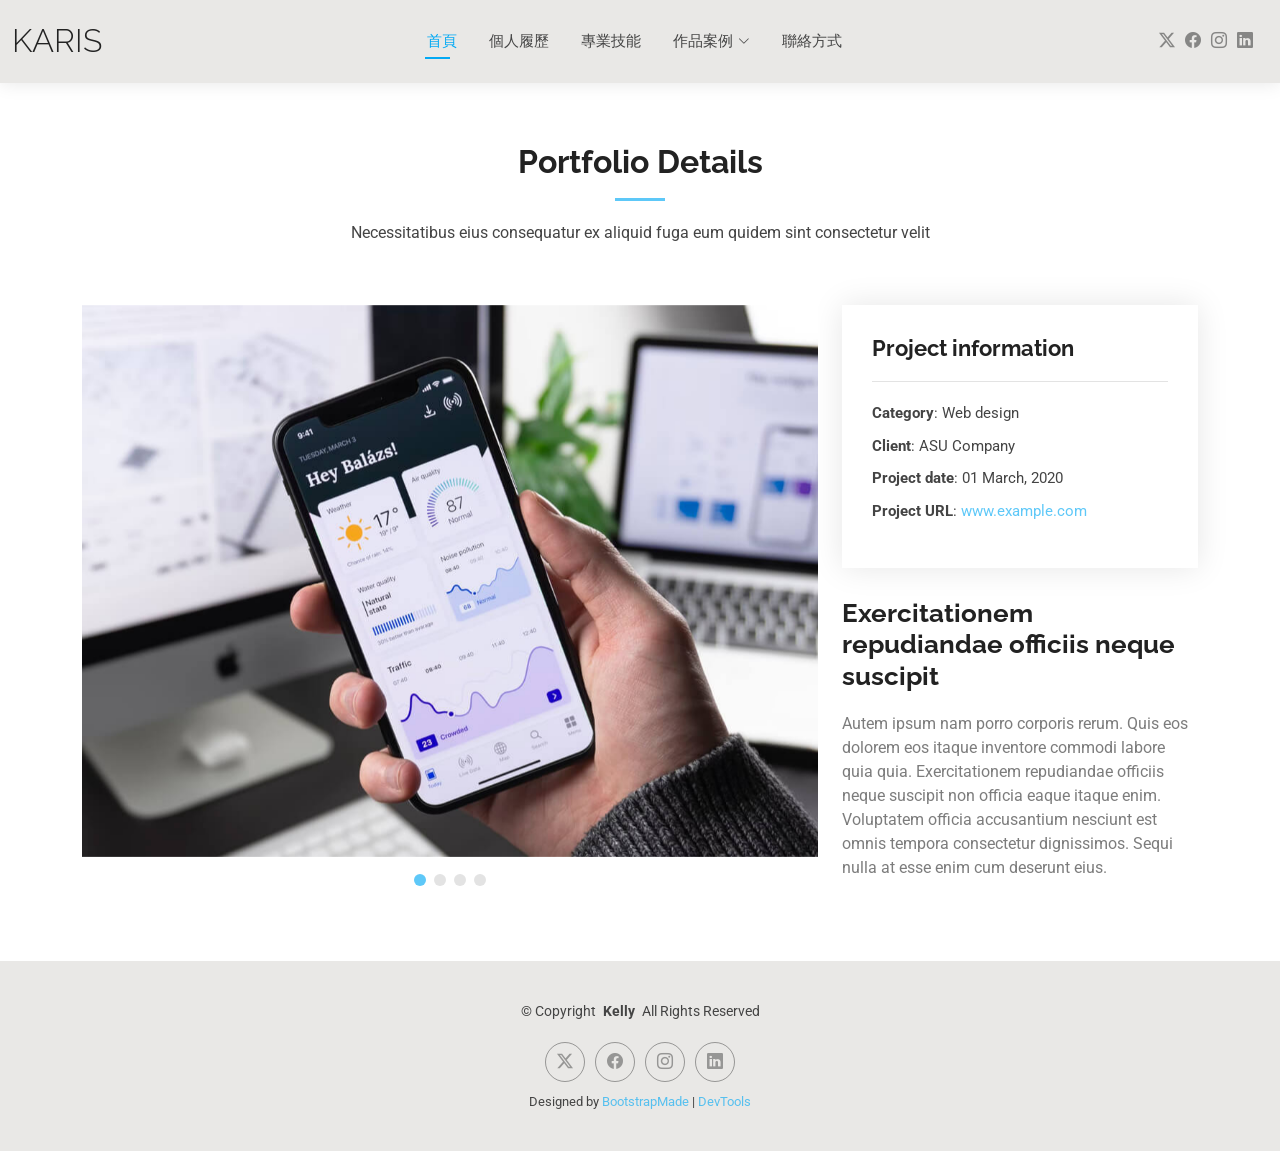
<file: portfolio-details.html>
<!DOCTYPE html>
<html lang="en">

<head>
  <meta charset="utf-8">
  <meta content="width=device-width, initial-scale=1.0" name="viewport">
  <title>Portfolio Details - Kelly Bootstrap Template</title>
  <meta name="description" content="">
  <meta name="keywords" content="">

  <!-- Favicons -->
  <link href="assets/img/favicon.png" rel="icon">
  <link href="assets/img/apple-touch-icon.png" rel="apple-touch-icon">

  <!-- Fonts -->
  <link href="https://fonts.googleapis.com" rel="preconnect">
  <link href="https://fonts.gstatic.com" rel="preconnect" crossorigin>
  <link href="https://fonts.googleapis.com/css2?family=Roboto:ital,wght@0,100;0,300;0,400;0,500;0,700;0,900;1,100;1,300;1,400;1,500;1,700;1,900&family=Poppins:ital,wght@0,100;0,200;0,300;0,400;0,500;0,600;0,700;0,800;0,900;1,100;1,200;1,300;1,400;1,500;1,600;1,700;1,800;1,900&family=Raleway:ital,wght@0,100;0,200;0,300;0,400;0,500;0,600;0,700;0,800;0,900;1,100;1,200;1,300;1,400;1,500;1,600;1,700;1,800;1,900&display=swap" rel="stylesheet">

  <!-- Vendor CSS Files -->
  <link href="assets/vendor/bootstrap/css/bootstrap.min.css" rel="stylesheet">
  <link href="assets/vendor/bootstrap-icons/bootstrap-icons.css" rel="stylesheet">
  <link href="assets/vendor/aos/aos.css" rel="stylesheet">
  <link href="assets/vendor/swiper/swiper-bundle.min.css" rel="stylesheet">
  <link href="assets/vendor/glightbox/css/glightbox.min.css" rel="stylesheet">

  <!-- Main CSS File -->
  <link href="assets/css/main.css" rel="stylesheet">

  <!-- =======================================================
  * Template Name: Kelly
  * Template URL: https://bootstrapmade.com/kelly-free-bootstrap-cv-resume-html-template/
  * Updated: Aug 07 2024 with Bootstrap v5.3.3
  * Author: BootstrapMade.com
  * License: https://bootstrapmade.com/license/
  ======================================================== -->
</head>

<body class="portfolio-details-page">

   <header id="header" class="header d-flex align-items-center light-background sticky-top">
    <div class="container-fluid position-relative d-flex align-items-center justify-content-between">

      <a href="index.html" class="logo d-flex align-items-center me-auto me-xl-0">
        <!-- Uncomment the line below if you also wish to use an image logo -->
        <!-- <img src="assets/img/logo.png" alt=""> -->
        <h1 class="sitename">Karis</h1>
      </a>

      <nav id="navmenu" class="navmenu">
        <ul>
          <li><a href="index.html" class="active">首頁</a></li>
          <li><a href="about.html">個人履歷</a></li>
          <!--<li><a href="resume.html">簡歷</a></li>-->
          <li><a href="services.html">專業技能</a></li>
          <!--<li><a href="portfolio.html">作品案例</a></li>-->
          <li class="dropdown"><a href="#"><span>作品案例</span> <i class="bi bi-chevron-down toggle-dropdown"></i></a>
            <ul>
              <li><a href="#">台灣人文</a></li>
             <!-- <li class="dropdown"><a href="#"><span></span>Deep Dropdow<i class="bi bi-chevron-down toggle-dropdown"></i></a>
                <ul>
                  <li><a href="#">Deep Dropdown 1</a></li>
                  <li><a href="#">Deep Dropdown 2</a></li>
                  <li><a href="#">Deep Dropdown 3</a></li>
                  <li><a href="#">Deep Dropdown 4</a></li>
                  <li><a href="#">Deep Dropdown 5</a></li>
                </ul>-->
              </li>
              <li><a href="#">跨國文化</a></li>
              <li><a href="#">文化新創</a></li>
             <!-- <li><a href="#">Dropdown 4</a></li>-->
            </ul>
          </li>
          <li><a href="contact.html">聯絡方式</a></li>
        </ul>
        <i class="mobile-nav-toggle d-xl-none bi bi-list"></i>
      </nav>

      <div class="header-social-links">
        <a href="#" class="twitter"><i class="bi bi-twitter-x"></i></a>
        <a href="#" class="facebook"><i class="bi bi-facebook"></i></a>
        <a href="#" class="instagram"><i class="bi bi-instagram"></i></a>
        <a href="#" class="linkedin"><i class="bi bi-linkedin"></i></a>
      </div>

    </div>
  </header>

  <main class="main">

    <!-- Portfolio Details Section -->
    <section id="portfolio-details" class="portfolio-details section">

      <!-- Section Title -->
      <div class="container section-title" data-aos="fade-up">
        <h2>Portfolio Details</h2>
        <p>Necessitatibus eius consequatur ex aliquid fuga eum quidem sint consectetur velit</p>
      </div><!-- End Section Title -->

      <div class="container" data-aos="fade-up" data-aos-delay="100">

        <div class="row gy-4">

          <div class="col-lg-8">
            <div class="portfolio-details-slider swiper init-swiper">

              <script type="application/json" class="swiper-config">
                {
                  "loop": true,
                  "speed": 600,
                  "autoplay": {
                    "delay": 5000
                  },
                  "slidesPerView": "auto",
                  "pagination": {
                    "el": ".swiper-pagination",
                    "type": "bullets",
                    "clickable": true
                  }
                }
              </script>

              <div class="swiper-wrapper align-items-center">

                <div class="swiper-slide">
                  <img src="assets/img/portfolio/app-1.jpg" alt="">
                </div>

                <div class="swiper-slide">
                  <img src="assets/img/portfolio/product-1.jpg" alt="">
                </div>

                <div class="swiper-slide">
                  <img src="assets/img/portfolio/branding-1.jpg" alt="">
                </div>

                <div class="swiper-slide">
                  <img src="assets/img/portfolio/books-1.jpg" alt="">
                </div>

              </div>
              <div class="swiper-pagination"></div>
            </div>
          </div>

          <div class="col-lg-4">
            <div class="portfolio-info" data-aos="fade-up" data-aos-delay="200">
              <h3>Project information</h3>
              <ul>
                <li><strong>Category</strong>: Web design</li>
                <li><strong>Client</strong>: ASU Company</li>
                <li><strong>Project date</strong>: 01 March, 2020</li>
                <li><strong>Project URL</strong>: <a href="#">www.example.com</a></li>
              </ul>
            </div>
            <div class="portfolio-description" data-aos="fade-up" data-aos-delay="300">
              <h2>Exercitationem repudiandae officiis neque suscipit</h2>
              <p>
                Autem ipsum nam porro corporis rerum. Quis eos dolorem eos itaque inventore commodi labore quia quia. Exercitationem repudiandae officiis neque suscipit non officia eaque itaque enim. Voluptatem officia accusantium nesciunt est omnis tempora consectetur dignissimos. Sequi nulla at esse enim cum deserunt eius.
              </p>
            </div>
          </div>

        </div>

      </div>

    </section><!-- /Portfolio Details Section -->

  </main>

  <footer id="footer" class="footer light-background">

    <div class="container">
      <div class="copyright text-center ">
        <p>© <span>Copyright</span> <strong class="px-1 sitename">Kelly</strong> <span>All Rights Reserved<br></span></p>
      </div>
      <div class="social-links d-flex justify-content-center">
        <a href=""><i class="bi bi-twitter-x"></i></a>
        <a href=""><i class="bi bi-facebook"></i></a>
        <a href=""><i class="bi bi-instagram"></i></a>
        <a href=""><i class="bi bi-linkedin"></i></a>
      </div>
      <div class="credits">
        <!-- All the links in the footer should remain intact. -->
        <!-- You can delete the links only if you've purchased the pro version. -->
        <!-- Licensing information: https://bootstrapmade.com/license/ -->
        <!-- Purchase the pro version with working PHP/AJAX contact form: [buy-url] -->
        Designed by <a href="https://bootstrapmade.com/">BootstrapMade</a> | <a href="https://bootstrapmade.com/tools/">DevTools</a>
      </div>
    </div>

  </footer>

  <!-- Scroll Top -->
  <a href="#" id="scroll-top" class="scroll-top d-flex align-items-center justify-content-center"><i class="bi bi-arrow-up-short"></i></a>

  <!-- Preloader -->
  <div id="preloader"></div>

  <!-- Vendor JS Files -->
  <script src="assets/vendor/bootstrap/js/bootstrap.bundle.min.js"></script>
  <script src="assets/vendor/php-email-form/validate.js"></script>
  <script src="assets/vendor/aos/aos.js"></script>
  <script src="assets/vendor/waypoints/noframework.waypoints.js"></script>
  <script src="assets/vendor/purecounter/purecounter_vanilla.js"></script>
  <script src="assets/vendor/swiper/swiper-bundle.min.js"></script>
  <script src="assets/vendor/glightbox/js/glightbox.min.js"></script>
  <script src="assets/vendor/imagesloaded/imagesloaded.pkgd.min.js"></script>
  <script src="assets/vendor/isotope-layout/isotope.pkgd.min.js"></script>

  <!-- Main JS File -->
  <script src="assets/js/main.js"></script>

</body>

</html>
</file>
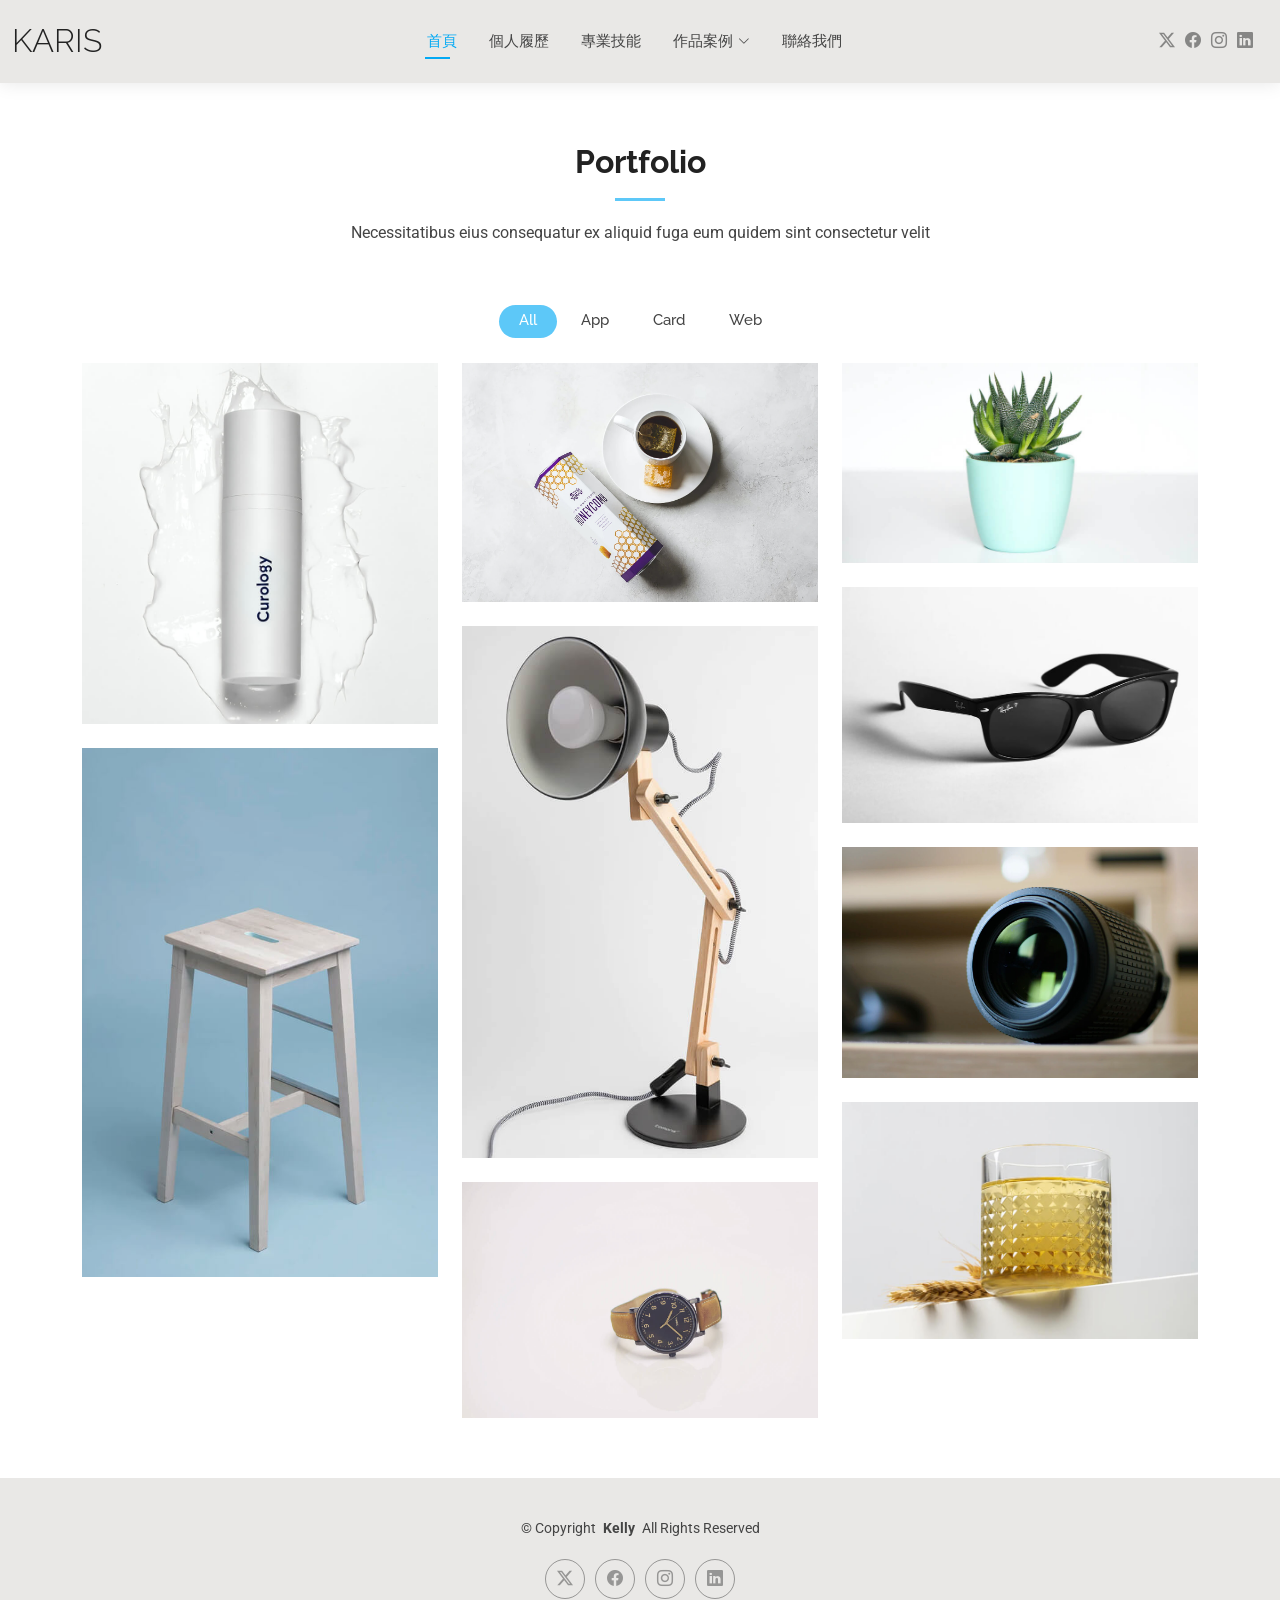
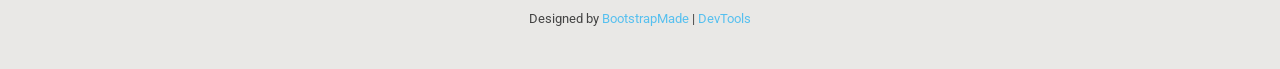
<file: portfolio.html>
<!DOCTYPE html>
<html lang="en">

<head>
  <meta charset="utf-8">
  <meta content="width=device-width, initial-scale=1.0" name="viewport">
  <title>Portfolio - Kelly Bootstrap Template</title>
  <meta name="description" content="">
  <meta name="keywords" content="">

  <!-- Favicons -->
  <link href="assets/img/favicon.png" rel="icon">
  <link href="assets/img/apple-touch-icon.png" rel="apple-touch-icon">

  <!-- Fonts -->
  <link href="https://fonts.googleapis.com" rel="preconnect">
  <link href="https://fonts.gstatic.com" rel="preconnect" crossorigin>
  <link href="https://fonts.googleapis.com/css2?family=Roboto:ital,wght@0,100;0,300;0,400;0,500;0,700;0,900;1,100;1,300;1,400;1,500;1,700;1,900&family=Poppins:ital,wght@0,100;0,200;0,300;0,400;0,500;0,600;0,700;0,800;0,900;1,100;1,200;1,300;1,400;1,500;1,600;1,700;1,800;1,900&family=Raleway:ital,wght@0,100;0,200;0,300;0,400;0,500;0,600;0,700;0,800;0,900;1,100;1,200;1,300;1,400;1,500;1,600;1,700;1,800;1,900&display=swap" rel="stylesheet">

  <!-- Vendor CSS Files -->
  <link href="assets/vendor/bootstrap/css/bootstrap.min.css" rel="stylesheet">
  <link href="assets/vendor/bootstrap-icons/bootstrap-icons.css" rel="stylesheet">
  <link href="assets/vendor/aos/aos.css" rel="stylesheet">
  <link href="assets/vendor/swiper/swiper-bundle.min.css" rel="stylesheet">
  <link href="assets/vendor/glightbox/css/glightbox.min.css" rel="stylesheet">

  <!-- Main CSS File -->
  <link href="assets/css/main.css" rel="stylesheet">

  <!-- =======================================================
  * Template Name: Kelly
  * Template URL: https://bootstrapmade.com/kelly-free-bootstrap-cv-resume-html-template/
  * Updated: Aug 07 2024 with Bootstrap v5.3.3
  * Author: BootstrapMade.com
  * License: https://bootstrapmade.com/license/
  ======================================================== -->
</head>

<body class="portfolio-page">

  <header id="header" class="header d-flex align-items-center light-background sticky-top">
    <div class="container-fluid position-relative d-flex align-items-center justify-content-between">

      <a href="index.html" class="logo d-flex align-items-center me-auto me-xl-0">
        <!-- Uncomment the line below if you also wish to use an image logo -->
        <!-- <img src="assets/img/logo.png" alt=""> -->
        <h1 class="sitename">Karis</h1>
      </a>

      <nav id="navmenu" class="navmenu">
        <ul>
          <li><a href="index.html" class="active">首頁</a></li>
          <li><a href="about.html">個人履歷</a></li>
          <!--<li><a href="resume.html">簡歷</a></li>-->
          <li><a href="services.html">專業技能</a></li>
          <!--<li><a href="portfolio.html">作品案例</a></li>-->
          <li class="dropdown"><a href="#"><span>作品案例</span> <i class="bi bi-chevron-down toggle-dropdown"></i></a>
            <ul>
              <li><a href="#">台灣人文</a></li>
             <!-- <li class="dropdown"><a href="#"><span></span>Deep Dropdow<i class="bi bi-chevron-down toggle-dropdown"></i></a>
                <ul>
                  <li><a href="#">Deep Dropdown 1</a></li>
                  <li><a href="#">Deep Dropdown 2</a></li>
                  <li><a href="#">Deep Dropdown 3</a></li>
                  <li><a href="#">Deep Dropdown 4</a></li>
                  <li><a href="#">Deep Dropdown 5</a></li>
                </ul>-->
              </li>
              <li><a href="#">跨國文化</a></li>
              <li><a href="#">文化新創</a></li>
             <!-- <li><a href="#">Dropdown 4</a></li>-->
            </ul>
          </li>
          <li><a href="contact.html">聯絡我們</a></li>
        </ul>
        <i class="mobile-nav-toggle d-xl-none bi bi-list"></i>
      </nav>

      <div class="header-social-links">
        <a href="#" class="twitter"><i class="bi bi-twitter-x"></i></a>
        <a href="#" class="facebook"><i class="bi bi-facebook"></i></a>
        <a href="#" class="instagram"><i class="bi bi-instagram"></i></a>
        <a href="#" class="linkedin"><i class="bi bi-linkedin"></i></a>
      </div>

    </div>
  </header>

  <main class="main">

    <!-- Portfolio Section -->
    <section id="portfolio" class="portfolio section">

      <!-- Section Title -->
      <div class="container section-title" data-aos="fade-up">
        <h2>Portfolio</h2>
        <p>Necessitatibus eius consequatur ex aliquid fuga eum quidem sint consectetur velit</p>
      </div><!-- End Section Title -->

      <div class="container">

        <div class="isotope-layout" data-default-filter="*" data-layout="masonry" data-sort="original-order">

          <ul class="portfolio-filters isotope-filters" data-aos="fade-up" data-aos-delay="100">
            <li data-filter="*" class="filter-active">All</li>
            <li data-filter=".filter-app">App</li>
            <li data-filter=".filter-product">Card</li>
            <li data-filter=".filter-branding">Web</li>
          </ul><!-- End Portfolio Filters -->

          <div class="row gy-4 isotope-container" data-aos="fade-up" data-aos-delay="200">

            <div class="col-lg-4 col-md-6 portfolio-item isotope-item filter-app">
              <img src="assets/img/masonry-portfolio/masonry-portfolio-1.jpg" class="img-fluid" alt="">
              <div class="portfolio-info">
                <h4>App 1</h4>
                <p>Lorem ipsum, dolor sit</p>
                <a href="assets/img/masonry-portfolio/masonry-portfolio-1.jpg" title="App 1" data-gallery="portfolio-gallery-app" class="glightbox preview-link"><i class="bi bi-zoom-in"></i></a>
                <a href="portfolio-details.html" title="More Details" class="details-link"><i class="bi bi-link-45deg"></i></a>
              </div>
            </div><!-- End Portfolio Item -->

            <div class="col-lg-4 col-md-6 portfolio-item isotope-item filter-product">
              <img src="assets/img/masonry-portfolio/masonry-portfolio-2.jpg" class="img-fluid" alt="">
              <div class="portfolio-info">
                <h4>Product 1</h4>
                <p>Lorem ipsum, dolor sit</p>
                <a href="assets/img/masonry-portfolio/masonry-portfolio-2.jpg" title="Product 1" data-gallery="portfolio-gallery-product" class="glightbox preview-link"><i class="bi bi-zoom-in"></i></a>
                <a href="portfolio-details.html" title="More Details" class="details-link"><i class="bi bi-link-45deg"></i></a>
              </div>
            </div><!-- End Portfolio Item -->

            <div class="col-lg-4 col-md-6 portfolio-item isotope-item filter-branding">
              <img src="assets/img/masonry-portfolio/masonry-portfolio-3.jpg" class="img-fluid" alt="">
              <div class="portfolio-info">
                <h4>Branding 1</h4>
                <p>Lorem ipsum, dolor sit</p>
                <a href="assets/img/masonry-portfolio/masonry-portfolio-3.jpg" title="Branding 1" data-gallery="portfolio-gallery-branding" class="glightbox preview-link"><i class="bi bi-zoom-in"></i></a>
                <a href="portfolio-details.html" title="More Details" class="details-link"><i class="bi bi-link-45deg"></i></a>
              </div>
            </div><!-- End Portfolio Item -->

            <div class="col-lg-4 col-md-6 portfolio-item isotope-item filter-app">
              <img src="assets/img/masonry-portfolio/masonry-portfolio-4.jpg" class="img-fluid" alt="">
              <div class="portfolio-info">
                <h4>App 2</h4>
                <p>Lorem ipsum, dolor sit</p>
                <a href="assets/img/masonry-portfolio/masonry-portfolio-4.jpg" title="App 2" data-gallery="portfolio-gallery-app" class="glightbox preview-link"><i class="bi bi-zoom-in"></i></a>
                <a href="portfolio-details.html" title="More Details" class="details-link"><i class="bi bi-link-45deg"></i></a>
              </div>
            </div><!-- End Portfolio Item -->

            <div class="col-lg-4 col-md-6 portfolio-item isotope-item filter-product">
              <img src="assets/img/masonry-portfolio/masonry-portfolio-5.jpg" class="img-fluid" alt="">
              <div class="portfolio-info">
                <h4>Product 2</h4>
                <p>Lorem ipsum, dolor sit</p>
                <a href="assets/img/masonry-portfolio/masonry-portfolio-5.jpg" title="Product 2" data-gallery="portfolio-gallery-product" class="glightbox preview-link"><i class="bi bi-zoom-in"></i></a>
                <a href="portfolio-details.html" title="More Details" class="details-link"><i class="bi bi-link-45deg"></i></a>
              </div>
            </div><!-- End Portfolio Item -->

            <div class="col-lg-4 col-md-6 portfolio-item isotope-item filter-branding">
              <img src="assets/img/masonry-portfolio/masonry-portfolio-6.jpg" class="img-fluid" alt="">
              <div class="portfolio-info">
                <h4>Branding 2</h4>
                <p>Lorem ipsum, dolor sit</p>
                <a href="assets/img/masonry-portfolio/masonry-portfolio-6.jpg" title="Branding 2" data-gallery="portfolio-gallery-branding" class="glightbox preview-link"><i class="bi bi-zoom-in"></i></a>
                <a href="portfolio-details.html" title="More Details" class="details-link"><i class="bi bi-link-45deg"></i></a>
              </div>
            </div><!-- End Portfolio Item -->

            <div class="col-lg-4 col-md-6 portfolio-item isotope-item filter-app">
              <img src="assets/img/masonry-portfolio/masonry-portfolio-7.jpg" class="img-fluid" alt="">
              <div class="portfolio-info">
                <h4>App 3</h4>
                <p>Lorem ipsum, dolor sit</p>
                <a href="assets/img/masonry-portfolio/masonry-portfolio-7.jpg" title="App 3" data-gallery="portfolio-gallery-app" class="glightbox preview-link"><i class="bi bi-zoom-in"></i></a>
                <a href="portfolio-details.html" title="More Details" class="details-link"><i class="bi bi-link-45deg"></i></a>
              </div>
            </div><!-- End Portfolio Item -->

            <div class="col-lg-4 col-md-6 portfolio-item isotope-item filter-product">
              <img src="assets/img/masonry-portfolio/masonry-portfolio-8.jpg" class="img-fluid" alt="">
              <div class="portfolio-info">
                <h4>Product 3</h4>
                <p>Lorem ipsum, dolor sit</p>
                <a href="assets/img/masonry-portfolio/masonry-portfolio-8.jpg" title="Product 3" data-gallery="portfolio-gallery-product" class="glightbox preview-link"><i class="bi bi-zoom-in"></i></a>
                <a href="portfolio-details.html" title="More Details" class="details-link"><i class="bi bi-link-45deg"></i></a>
              </div>
            </div><!-- End Portfolio Item -->

            <div class="col-lg-4 col-md-6 portfolio-item isotope-item filter-branding">
              <img src="assets/img/masonry-portfolio/masonry-portfolio-9.jpg" class="img-fluid" alt="">
              <div class="portfolio-info">
                <h4>Branding 3</h4>
                <p>Lorem ipsum, dolor sit</p>
                <a href="assets/img/masonry-portfolio/masonry-portfolio-9.jpg" title="Branding 2" data-gallery="portfolio-gallery-branding" class="glightbox preview-link"><i class="bi bi-zoom-in"></i></a>
                <a href="portfolio-details.html" title="More Details" class="details-link"><i class="bi bi-link-45deg"></i></a>
              </div>
            </div><!-- End Portfolio Item -->

          </div><!-- End Portfolio Container -->

        </div>

      </div>

    </section><!-- /Portfolio Section -->

  </main>

  <footer id="footer" class="footer light-background">

    <div class="container">
      <div class="copyright text-center ">
        <p>© <span>Copyright</span> <strong class="px-1 sitename">Kelly</strong> <span>All Rights Reserved<br></span></p>
      </div>
      <div class="social-links d-flex justify-content-center">
        <a href=""><i class="bi bi-twitter-x"></i></a>
        <a href=""><i class="bi bi-facebook"></i></a>
        <a href=""><i class="bi bi-instagram"></i></a>
        <a href=""><i class="bi bi-linkedin"></i></a>
      </div>
      <div class="credits">
        <!-- All the links in the footer should remain intact. -->
        <!-- You can delete the links only if you've purchased the pro version. -->
        <!-- Licensing information: https://bootstrapmade.com/license/ -->
        <!-- Purchase the pro version with working PHP/AJAX contact form: [buy-url] -->
        Designed by <a href="https://bootstrapmade.com/">BootstrapMade</a> | <a href="https://bootstrapmade.com/tools/">DevTools</a>
      </div>
    </div>

  </footer>

  <!-- Scroll Top -->
  <a href="#" id="scroll-top" class="scroll-top d-flex align-items-center justify-content-center"><i class="bi bi-arrow-up-short"></i></a>

  <!-- Preloader -->
  <div id="preloader"></div>

  <!-- Vendor JS Files -->
  <script src="assets/vendor/bootstrap/js/bootstrap.bundle.min.js"></script>
  <script src="assets/vendor/php-email-form/validate.js"></script>
  <script src="assets/vendor/aos/aos.js"></script>
  <script src="assets/vendor/waypoints/noframework.waypoints.js"></script>
  <script src="assets/vendor/purecounter/purecounter_vanilla.js"></script>
  <script src="assets/vendor/swiper/swiper-bundle.min.js"></script>
  <script src="assets/vendor/glightbox/js/glightbox.min.js"></script>
  <script src="assets/vendor/imagesloaded/imagesloaded.pkgd.min.js"></script>
  <script src="assets/vendor/isotope-layout/isotope.pkgd.min.js"></script>

  <!-- Main JS File -->
  <script src="assets/js/main.js"></script>

</body>

</html>
</file>
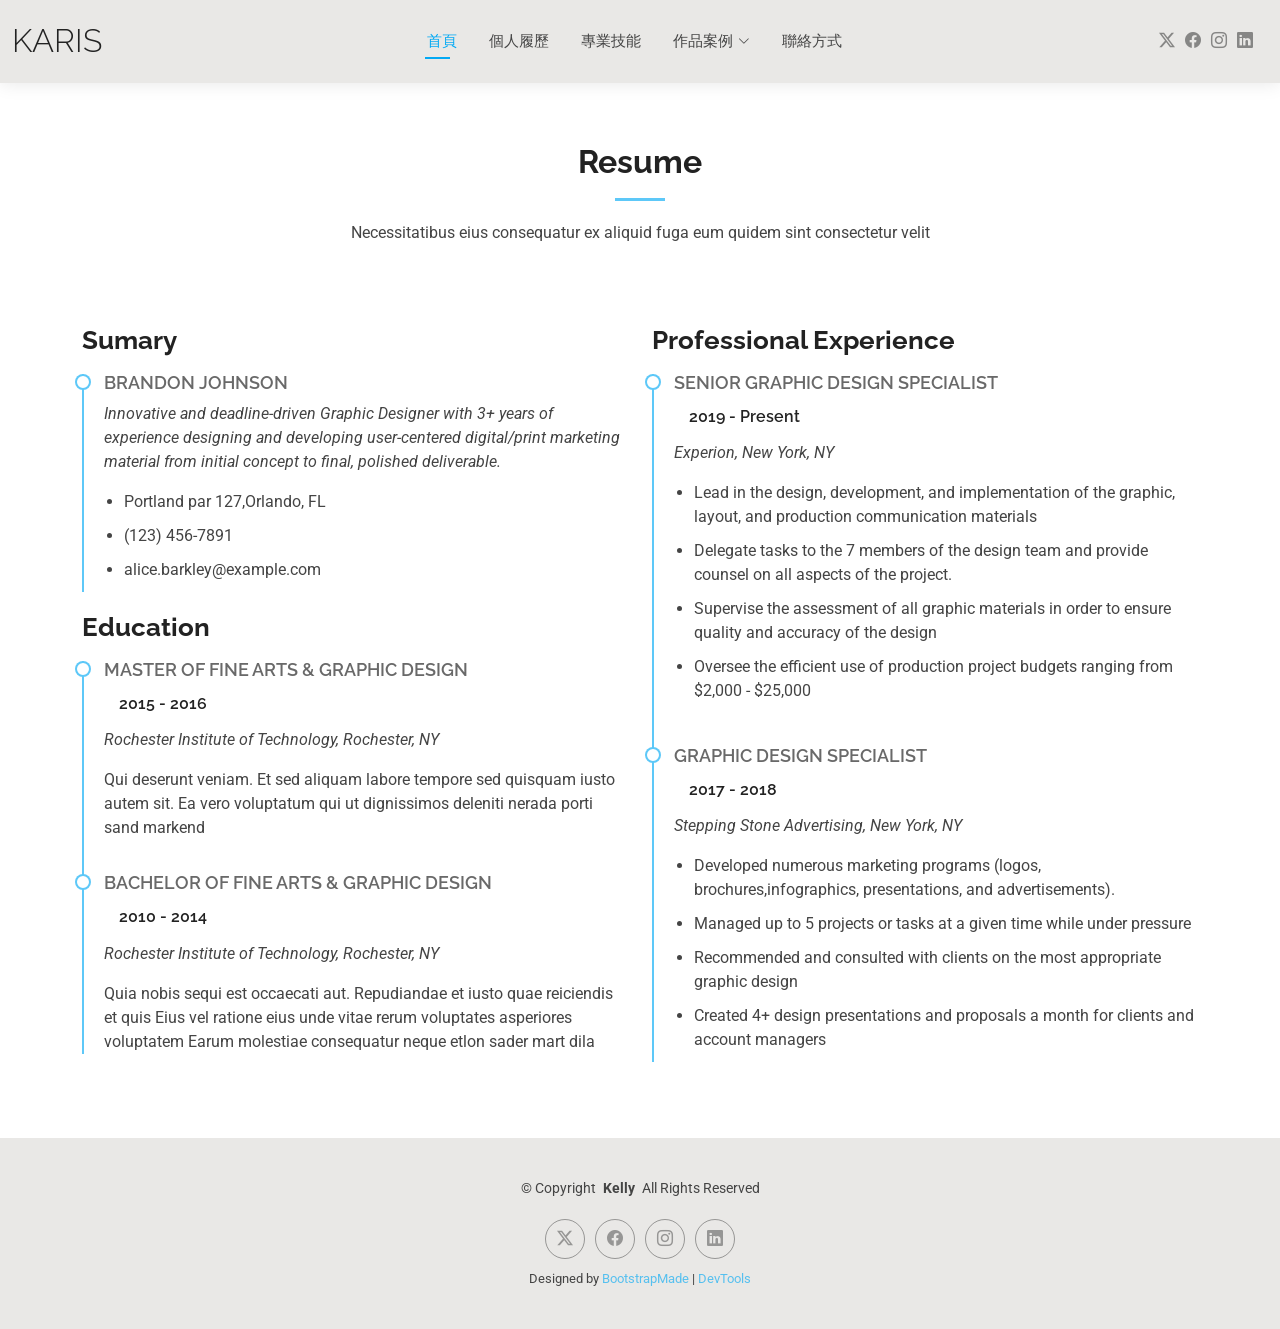
<file: resume.html>
<!DOCTYPE html>
<html lang="en">

<head>
  <meta charset="utf-8">
  <meta content="width=device-width, initial-scale=1.0" name="viewport">
  <title>Resume - Kelly Bootstrap Template</title>
  <meta name="description" content="">
  <meta name="keywords" content="">

  <!-- Favicons -->
  <link href="assets/img/favicon.png" rel="icon">
  <link href="assets/img/apple-touch-icon.png" rel="apple-touch-icon">

  <!-- Fonts -->
  <link href="https://fonts.googleapis.com" rel="preconnect">
  <link href="https://fonts.gstatic.com" rel="preconnect" crossorigin>
  <link href="https://fonts.googleapis.com/css2?family=Roboto:ital,wght@0,100;0,300;0,400;0,500;0,700;0,900;1,100;1,300;1,400;1,500;1,700;1,900&family=Poppins:ital,wght@0,100;0,200;0,300;0,400;0,500;0,600;0,700;0,800;0,900;1,100;1,200;1,300;1,400;1,500;1,600;1,700;1,800;1,900&family=Raleway:ital,wght@0,100;0,200;0,300;0,400;0,500;0,600;0,700;0,800;0,900;1,100;1,200;1,300;1,400;1,500;1,600;1,700;1,800;1,900&display=swap" rel="stylesheet">

  <!-- Vendor CSS Files -->
  <link href="assets/vendor/bootstrap/css/bootstrap.min.css" rel="stylesheet">
  <link href="assets/vendor/bootstrap-icons/bootstrap-icons.css" rel="stylesheet">
  <link href="assets/vendor/aos/aos.css" rel="stylesheet">
  <link href="assets/vendor/swiper/swiper-bundle.min.css" rel="stylesheet">
  <link href="assets/vendor/glightbox/css/glightbox.min.css" rel="stylesheet">

  <!-- Main CSS File -->
  <link href="assets/css/main.css" rel="stylesheet">

  <!-- =======================================================
  * Template Name: Kelly
  * Template URL: https://bootstrapmade.com/kelly-free-bootstrap-cv-resume-html-template/
  * Updated: Aug 07 2024 with Bootstrap v5.3.3
  * Author: BootstrapMade.com
  * License: https://bootstrapmade.com/license/
  ======================================================== -->
</head>

<body class="resume-page">

   <header id="header" class="header d-flex align-items-center light-background sticky-top">
    <div class="container-fluid position-relative d-flex align-items-center justify-content-between">

      <a href="index.html" class="logo d-flex align-items-center me-auto me-xl-0">
        <!-- Uncomment the line below if you also wish to use an image logo -->
        <!-- <img src="assets/img/logo.png" alt=""> -->
        <h1 class="sitename">Karis</h1>
      </a>

      <nav id="navmenu" class="navmenu">
        <ul>
          <li><a href="index.html" class="active">首頁</a></li>
          <li><a href="about.html">個人履歷</a></li>
          <!--<li><a href="resume.html">簡歷</a></li>-->
          <li><a href="services.html">專業技能</a></li>
          <!--<li><a href="portfolio.html">作品案例</a></li>-->
          <li class="dropdown"><a href="#"><span>作品案例</span> <i class="bi bi-chevron-down toggle-dropdown"></i></a>
            <ul>
              <li><a href="#">台灣人文</a></li>
             <!-- <li class="dropdown"><a href="#"><span></span>Deep Dropdow<i class="bi bi-chevron-down toggle-dropdown"></i></a>
                <ul>
                  <li><a href="#">Deep Dropdown 1</a></li>
                  <li><a href="#">Deep Dropdown 2</a></li>
                  <li><a href="#">Deep Dropdown 3</a></li>
                  <li><a href="#">Deep Dropdown 4</a></li>
                  <li><a href="#">Deep Dropdown 5</a></li>
                </ul>-->
              </li>
              <li><a href="#">跨國文化</a></li>
              <li><a href="#">文化新創</a></li>
             <!-- <li><a href="#">Dropdown 4</a></li>-->
            </ul>
          </li>
          <li><a href="contact.html">聯絡方式</a></li>
        </ul>
        <i class="mobile-nav-toggle d-xl-none bi bi-list"></i>
      </nav>

      <div class="header-social-links">
        <a href="#" class="twitter"><i class="bi bi-twitter-x"></i></a>
        <a href="#" class="facebook"><i class="bi bi-facebook"></i></a>
        <a href="#" class="instagram"><i class="bi bi-instagram"></i></a>
        <a href="#" class="linkedin"><i class="bi bi-linkedin"></i></a>
      </div>

    </div>
  </header>

  <main class="main">

    <!-- Resume Section -->
    <section id="resume" class="resume section">

      <!-- Section Title -->
      <div class="container section-title" data-aos="fade-up">
        <h2>Resume</h2>
        <p>Necessitatibus eius consequatur ex aliquid fuga eum quidem sint consectetur velit</p>
      </div><!-- End Section Title -->

      <div class="container">

        <div class="row">

          <div class="col-lg-6" data-aos="fade-up" data-aos-delay="100">
            <h3 class="resume-title">Sumary</h3>

            <div class="resume-item pb-0">
              <h4>Brandon Johnson</h4>
              <p><em>Innovative and deadline-driven Graphic Designer with 3+ years of experience designing and developing user-centered digital/print marketing material from initial concept to final, polished deliverable.</em></p>
              <ul>
                <li>Portland par 127,Orlando, FL</li>
                <li>(123) 456-7891</li>
                <li>alice.barkley@example.com</li>
              </ul>
            </div><!-- Edn Resume Item -->

            <h3 class="resume-title">Education</h3>
            <div class="resume-item">
              <h4>Master of Fine Arts &amp; Graphic Design</h4>
              <h5>2015 - 2016</h5>
              <p><em>Rochester Institute of Technology, Rochester, NY</em></p>
              <p>Qui deserunt veniam. Et sed aliquam labore tempore sed quisquam iusto autem sit. Ea vero voluptatum qui ut dignissimos deleniti nerada porti sand markend</p>
            </div><!-- Edn Resume Item -->

            <div class="resume-item">
              <h4>Bachelor of Fine Arts &amp; Graphic Design</h4>
              <h5>2010 - 2014</h5>
              <p><em>Rochester Institute of Technology, Rochester, NY</em></p>
              <p>Quia nobis sequi est occaecati aut. Repudiandae et iusto quae reiciendis et quis Eius vel ratione eius unde vitae rerum voluptates asperiores voluptatem Earum molestiae consequatur neque etlon sader mart dila</p>
            </div><!-- Edn Resume Item -->

          </div>

          <div class="col-lg-6" data-aos="fade-up" data-aos-delay="200">
            <h3 class="resume-title">Professional Experience</h3>
            <div class="resume-item">
              <h4>Senior graphic design specialist</h4>
              <h5>2019 - Present</h5>
              <p><em>Experion, New York, NY </em></p>
              <ul>
                <li>Lead in the design, development, and implementation of the graphic, layout, and production communication materials</li>
                <li>Delegate tasks to the 7 members of the design team and provide counsel on all aspects of the project. </li>
                <li>Supervise the assessment of all graphic materials in order to ensure quality and accuracy of the design</li>
                <li>Oversee the efficient use of production project budgets ranging from $2,000 - $25,000</li>
              </ul>
            </div><!-- Edn Resume Item -->

            <div class="resume-item">
              <h4>Graphic design specialist</h4>
              <h5>2017 - 2018</h5>
              <p><em>Stepping Stone Advertising, New York, NY</em></p>
              <ul>
                <li>Developed numerous marketing programs (logos, brochures,infographics, presentations, and advertisements).</li>
                <li>Managed up to 5 projects or tasks at a given time while under pressure</li>
                <li>Recommended and consulted with clients on the most appropriate graphic design</li>
                <li>Created 4+ design presentations and proposals a month for clients and account managers</li>
              </ul>
            </div><!-- Edn Resume Item -->

          </div>

        </div>

      </div>

    </section><!-- /Resume Section -->

  </main>

  <footer id="footer" class="footer light-background">

    <div class="container">
      <div class="copyright text-center ">
        <p>© <span>Copyright</span> <strong class="px-1 sitename">Kelly</strong> <span>All Rights Reserved<br></span></p>
      </div>
      <div class="social-links d-flex justify-content-center">
        <a href=""><i class="bi bi-twitter-x"></i></a>
        <a href=""><i class="bi bi-facebook"></i></a>
        <a href=""><i class="bi bi-instagram"></i></a>
        <a href=""><i class="bi bi-linkedin"></i></a>
      </div>
      <div class="credits">
        <!-- All the links in the footer should remain intact. -->
        <!-- You can delete the links only if you've purchased the pro version. -->
        <!-- Licensing information: https://bootstrapmade.com/license/ -->
        <!-- Purchase the pro version with working PHP/AJAX contact form: [buy-url] -->
        Designed by <a href="https://bootstrapmade.com/">BootstrapMade</a> | <a href="https://bootstrapmade.com/tools/">DevTools</a>
      </div>
    </div>

  </footer>

  <!-- Scroll Top -->
  <a href="#" id="scroll-top" class="scroll-top d-flex align-items-center justify-content-center"><i class="bi bi-arrow-up-short"></i></a>

  <!-- Preloader -->
  <div id="preloader"></div>

  <!-- Vendor JS Files -->
  <script src="assets/vendor/bootstrap/js/bootstrap.bundle.min.js"></script>
  <script src="assets/vendor/php-email-form/validate.js"></script>
  <script src="assets/vendor/aos/aos.js"></script>
  <script src="assets/vendor/waypoints/noframework.waypoints.js"></script>
  <script src="assets/vendor/purecounter/purecounter_vanilla.js"></script>
  <script src="assets/vendor/swiper/swiper-bundle.min.js"></script>
  <script src="assets/vendor/glightbox/js/glightbox.min.js"></script>
  <script src="assets/vendor/imagesloaded/imagesloaded.pkgd.min.js"></script>
  <script src="assets/vendor/isotope-layout/isotope.pkgd.min.js"></script>

  <!-- Main JS File -->
  <script src="assets/js/main.js"></script>

</body>

</html>
</file>
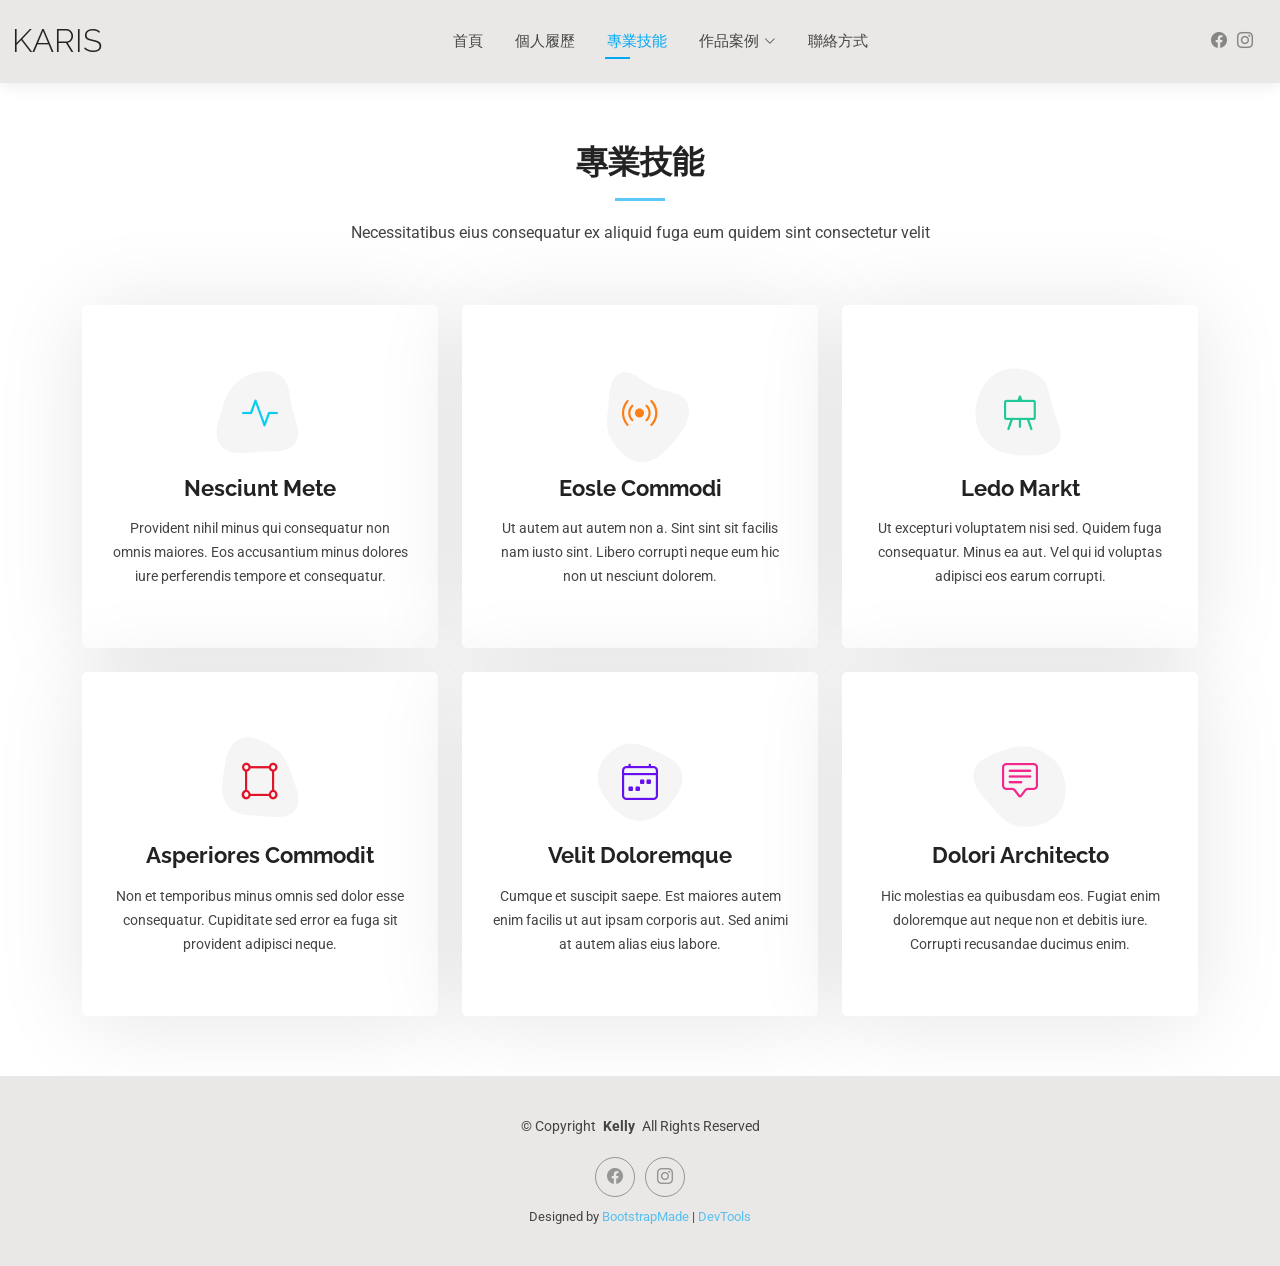
<file: services.html>
<!DOCTYPE html>
<html lang="en">

<head>
  <meta charset="utf-8">
  <meta content="width=device-width, initial-scale=1.0" name="viewport">
  <title>Services - Kelly Bootstrap Template</title>
  <meta name="description" content="">
  <meta name="keywords" content="">

  <!-- Favicons -->
  <link href="assets/img/favicon.png" rel="icon">
  <link href="assets/img/apple-touch-icon.png" rel="apple-touch-icon">

  <!-- Fonts -->
  <link href="https://fonts.googleapis.com" rel="preconnect">
  <link href="https://fonts.gstatic.com" rel="preconnect" crossorigin>
  <link href="https://fonts.googleapis.com/css2?family=Roboto:ital,wght@0,100;0,300;0,400;0,500;0,700;0,900;1,100;1,300;1,400;1,500;1,700;1,900&family=Poppins:ital,wght@0,100;0,200;0,300;0,400;0,500;0,600;0,700;0,800;0,900;1,100;1,200;1,300;1,400;1,500;1,600;1,700;1,800;1,900&family=Raleway:ital,wght@0,100;0,200;0,300;0,400;0,500;0,600;0,700;0,800;0,900;1,100;1,200;1,300;1,400;1,500;1,600;1,700;1,800;1,900&display=swap" rel="stylesheet">

  <!-- Vendor CSS Files -->
  <link href="assets/vendor/bootstrap/css/bootstrap.min.css" rel="stylesheet">
  <link href="assets/vendor/bootstrap-icons/bootstrap-icons.css" rel="stylesheet">
  <link href="assets/vendor/aos/aos.css" rel="stylesheet">
  <link href="assets/vendor/swiper/swiper-bundle.min.css" rel="stylesheet">
  <link href="assets/vendor/glightbox/css/glightbox.min.css" rel="stylesheet">

  <!-- Main CSS File -->
  <link href="assets/css/main.css" rel="stylesheet">

  <!-- =======================================================
  * Template Name: Kelly
  * Template URL: https://bootstrapmade.com/kelly-free-bootstrap-cv-resume-html-template/
  * Updated: Aug 07 2024 with Bootstrap v5.3.3
  * Author: BootstrapMade.com
  * License: https://bootstrapmade.com/license/
  ======================================================== -->
</head>

<body class="services-page">

   <header id="header" class="header d-flex align-items-center light-background sticky-top">
    <div class="container-fluid position-relative d-flex align-items-center justify-content-between">

      <a href="index.html" class="logo d-flex align-items-center me-auto me-xl-0">
        <!-- Uncomment the line below if you also wish to use an image logo -->
        <!-- <img src="assets/img/logo.png" alt=""> -->
        <h1 class="sitename">Karis</h1>
      </a>

      <nav id="navmenu" class="navmenu">
        <ul>
          <li><a href="index.html" >首頁</a></li>
          <li><a href="about.html">個人履歷</a></li>
          <!--<li><a href="resume.html">簡歷</a></li>-->
          <li><a href="services.html"class="active">專業技能</a></li>
          <!--<li><a href="portfolio.html">作品案例</a></li>-->
          <li class="dropdown"><a href="#"><span>作品案例</span> <i class="bi bi-chevron-down toggle-dropdown"></i></a>
            <ul>
              <li><a href="#">台灣人文</a></li>
             <!-- <li class="dropdown"><a href="#"><span></span>Deep Dropdow<i class="bi bi-chevron-down toggle-dropdown"></i></a>
                <ul>
                  <li><a href="#">Deep Dropdown 1</a></li>
                  <li><a href="#">Deep Dropdown 2</a></li>
                  <li><a href="#">Deep Dropdown 3</a></li>
                  <li><a href="#">Deep Dropdown 4</a></li>
                  <li><a href="#">Deep Dropdown 5</a></li>
                </ul>-->
              </li>
              <li><a href="#">跨國文化</a></li>
              <li><a href="#">文化新創</a></li>
             <!-- <li><a href="#">Dropdown 4</a></li>-->
            </ul>
          </li>
          <li><a href="contact.html">聯絡方式</a></li>
        </ul>
        <i class="mobile-nav-toggle d-xl-none bi bi-list"></i>
      </nav>

      <div class="header-social-links">
        <a href="https://www.facebook.com/profile.php?id=61564249897926" target="_blank"><i class="bi bi-facebook"></i></a>
        <a href="https://www.instagram.com/_chien__yu_/" target="_blank"><i class="bi bi-instagram"></i></a>
      </div>

    </div>
  </header>

  <main class="main">

    <!-- Services Section -->
    <section id="services" class="services section">

      <!-- Section Title -->
      <div class="container section-title" data-aos="fade-up">
        <h2>專業技能</h2>
        <p>Necessitatibus eius consequatur ex aliquid fuga eum quidem sint consectetur velit</p>
      </div><!-- End Section Title -->

      <div class="container">

        <div class="row gy-4">

          <div class="col-lg-4 col-md-6" data-aos="fade-up" data-aos-delay="100">
            <div class="service-item item-cyan position-relative">
              <div class="icon">
                <svg width="100" height="100" viewBox="0 0 600 600" xmlns="http://www.w3.org/2000/svg">
                  <path stroke="none" stroke-width="0" fill="#f5f5f5" d="M300,521.0016835830174C376.1290562159157,517.8887921683347,466.0731472004068,529.7835943286574,510.70327084640275,468.03025145048787C554.3714126377745,407.6079735673963,508.03601936045806,328.9844924480964,491.2728898941984,256.3432110539036C474.5976632858925,184.082847569629,479.9380746630129,96.60480741107993,416.23090153303,58.64404602377083C348.86323505073057,18.502131276798302,261.93793281208167,40.57373210992963,193.5410806939664,78.93577620505333C130.42746243093433,114.334589627462,98.30271207620316,179.96522072025542,76.75703585869454,249.04625023123273C51.97151888228291,328.5150500222984,13.704378332031375,421.85034740162234,66.52175969318436,486.19268352777647C119.04800174914682,550.1803526380478,217.28368757567262,524.383925680826,300,521.0016835830174"></path>
                </svg>
                <i class="bi bi-activity"></i>
              </div>
              <a href="#" class="stretched-link">
                <h3>Nesciunt Mete</h3>
              </a>
              <p>Provident nihil minus qui consequatur non omnis maiores. Eos accusantium minus dolores iure perferendis tempore et consequatur.</p>
            </div>
          </div><!-- End Service Item -->

          <div class="col-lg-4 col-md-6" data-aos="fade-up" data-aos-delay="200">
            <div class="service-item item-orange position-relative">
              <div class="icon">
                <svg width="100" height="100" viewBox="0 0 600 600" xmlns="http://www.w3.org/2000/svg">
                  <path stroke="none" stroke-width="0" fill="#f5f5f5" d="M300,582.0697525312426C382.5290701553225,586.8405444964366,449.9789794690241,525.3245884688669,502.5850820975895,461.55621195738473C556.606425686781,396.0723002908107,615.8543463187945,314.28637112970534,586.6730223649479,234.56875336149918C558.9533121215079,158.8439757836574,454.9685369536778,164.00468322053177,381.49747125262974,130.76875717737553C312.15926192815925,99.40240125094834,248.97055460311594,18.661163978235184,179.8680185752513,50.54337015887873C110.5421016452524,82.52863877960104,119.82277516462835,180.83849132639028,109.12597500060166,256.43424936330496C100.08760227029461,320.3096726198365,92.17705696193138,384.0621239912766,124.79988738764834,439.7174275375508C164.83382741302287,508.01625554203684,220.96474134820875,577.5009287672846,300,582.0697525312426"></path>
                </svg>
                <i class="bi bi-broadcast"></i>
              </div>
              <a href="#" class="stretched-link">
                <h3>Eosle Commodi</h3>
              </a>
              <p>Ut autem aut autem non a. Sint sint sit facilis nam iusto sint. Libero corrupti neque eum hic non ut nesciunt dolorem.</p>
            </div>
          </div><!-- End Service Item -->

          <div class="col-lg-4 col-md-6" data-aos="fade-up" data-aos-delay="300">
            <div class="service-item item-teal position-relative">
              <div class="icon">
                <svg width="100" height="100" viewBox="0 0 600 600" xmlns="http://www.w3.org/2000/svg">
                  <path stroke="none" stroke-width="0" fill="#f5f5f5" d="M300,541.5067337569781C382.14930387511276,545.0595476570109,479.8736841581634,548.3450877840088,526.4010558755058,480.5488172755941C571.5218469581645,414.80211281144784,517.5187510058486,332.0715597781072,496.52539010469104,255.14436215662573C477.37192572678356,184.95920475031193,473.57363656557914,105.61284051026155,413.0603344069578,65.22779650032875C343.27470386102294,18.654635553484475,251.2091493199835,5.337323636656869,175.0934190732945,40.62881213300186C97.87086631185822,76.43348514350839,51.98124368387456,156.15599469081315,36.44837278890362,239.84606092416172C21.716077023791087,319.22268207091537,43.775223500013084,401.1760424656574,96.891909868211,461.97329694683043C147.22146801428983,519.5804099606455,223.5754009179313,538.201503339737,300,541.5067337569781"></path>
                </svg>
                <i class="bi bi-easel"></i>
              </div>
              <a href="#" class="stretched-link">
                <h3>Ledo Markt</h3>
              </a>
              <p>Ut excepturi voluptatem nisi sed. Quidem fuga consequatur. Minus ea aut. Vel qui id voluptas adipisci eos earum corrupti.</p>
            </div>
          </div><!-- End Service Item -->

          <div class="col-lg-4 col-md-6" data-aos="fade-up" data-aos-delay="400">
            <div class="service-item item-red position-relative">
              <div class="icon">
                <svg width="100" height="100" viewBox="0 0 600 600" xmlns="http://www.w3.org/2000/svg">
                  <path stroke="none" stroke-width="0" fill="#f5f5f5" d="M300,503.46388370962813C374.79870501325706,506.71871716319447,464.8034551963731,527.1746412648533,510.4981551193396,467.86667711651364C555.9287308511215,408.9015244558933,512.6030010748507,327.5744911775523,490.211057578863,256.5855673507754C471.097692560561,195.9906835881958,447.69079081568157,138.11976852964426,395.19560036434837,102.3242989838813C329.3053358748298,57.3949838291264,248.02791733380457,8.279543830951368,175.87071277845988,42.242879143198664C103.41431057327972,76.34704239035025,93.79494320519305,170.9812938413882,81.28167332365135,250.07896920659033C70.17666984294237,320.27484674793965,64.84698225790005,396.69656628748305,111.28512138212992,450.4950937839243C156.20124167950087,502.5303643271138,231.32542653798444,500.4755392045468,300,503.46388370962813"></path>
                </svg>
                <i class="bi bi-bounding-box-circles"></i>
              </div>
              <a href="#" class="stretched-link">
                <h3>Asperiores Commodit</h3>
              </a>
              <p>Non et temporibus minus omnis sed dolor esse consequatur. Cupiditate sed error ea fuga sit provident adipisci neque.</p>
              <a href="#" class="stretched-link"></a>
            </div>
          </div><!-- End Service Item -->

          <div class="col-lg-4 col-md-6" data-aos="fade-up" data-aos-delay="500">
            <div class="service-item item-indigo position-relative">
              <div class="icon">
                <svg width="100" height="100" viewBox="0 0 600 600" xmlns="http://www.w3.org/2000/svg">
                  <path stroke="none" stroke-width="0" fill="#f5f5f5" d="M300,532.3542879108572C369.38199826031484,532.3153073249985,429.10787420159085,491.63046689027357,474.5244479745417,439.17860296908856C522.8885846962883,383.3225815378663,569.1668002868075,314.3205725914397,550.7432151929288,242.7694973846089C532.6665558377875,172.5657663291529,456.2379748765914,142.6223662098291,390.3689995646985,112.34683881706744C326.66090330228417,83.06452184765237,258.84405631176094,53.51806209861945,193.32584062364296,78.48882559362697C121.61183558270385,105.82097193414197,62.805066853699245,167.19869350419734,48.57481801355237,242.6138429142374C34.843463184063346,315.3850353017275,76.69343916112496,383.4422959591041,125.22947124332185,439.3748458443577C170.7312796277747,491.8107796887764,230.57421082200815,532.3932930995766,300,532.3542879108572"></path>
                </svg>
                <i class="bi bi-calendar4-week icon"></i>
              </div>
              <a href="#" class="stretched-link">
                <h3>Velit Doloremque</h3>
              </a>
              <p>Cumque et suscipit saepe. Est maiores autem enim facilis ut aut ipsam corporis aut. Sed animi at autem alias eius labore.</p>
              <a href="#" class="stretched-link"></a>
            </div>
          </div><!-- End Service Item -->

          <div class="col-lg-4 col-md-6" data-aos="fade-up" data-aos-delay="600">
            <div class="service-item item-pink position-relative">
              <div class="icon">
                <svg width="100" height="100" viewBox="0 0 600 600" xmlns="http://www.w3.org/2000/svg">
                  <path stroke="none" stroke-width="0" fill="#f5f5f5" d="M300,566.797414625762C385.7384707136149,576.1784315230908,478.7894351017131,552.8928747891023,531.9192734346935,484.94944893311C584.6109503024035,417.5663521118492,582.489472248146,322.67544863468447,553.9536738515405,242.03673114598146C529.1557734026468,171.96086150256528,465.24506316201064,127.66468636344209,395.9583748389544,100.7403814666027C334.2173773831606,76.7482773500951,269.4350130405921,84.62216499799875,207.1952322260088,107.2889140133804C132.92018162631612,134.33871894543012,41.79353780512637,160.00259165414826,22.644507872594943,236.69541883565114C3.319112789854554,314.0945973066697,72.72355303640163,379.243833228382,124.04198916343866,440.3218312028393C172.9286146004772,498.5055451809895,224.45579914871206,558.5317968840102,300,566.797414625762"></path>
                </svg>
                <i class="bi bi-chat-square-text"></i>
              </div>
              <a href="#" class="stretched-link">
                <h3>Dolori Architecto</h3>
              </a>
              <p>Hic molestias ea quibusdam eos. Fugiat enim doloremque aut neque non et debitis iure. Corrupti recusandae ducimus enim.</p>
              <a href="#" class="stretched-link"></a>
            </div>
          </div><!-- End Service Item -->

        </div>

      </div>

    </section><!-- /Services Section -->

  </main>

  <footer id="footer" class="footer light-background">

    <div class="container">
      <div class="copyright text-center ">
        <p>© <span>Copyright</span> <strong class="px-1 sitename">Kelly</strong> <span>All Rights Reserved<br></span></p>
      </div>
      <div class="social-links d-flex justify-content-center">
        <a href="https://www.facebook.com/profile.php?id=61564249897926" target="_blank"><i class="bi bi-facebook"></i></a>
        <a href="https://www.instagram.com/_chien__yu_/" target="_blank"><i class="bi bi-instagram"></i></a>
      </div>
      <div class="credits">
        <!-- All the links in the footer should remain intact. -->
        <!-- You can delete the links only if you've purchased the pro version. -->
        <!-- Licensing information: https://bootstrapmade.com/license/ -->
        <!-- Purchase the pro version with working PHP/AJAX contact form: [buy-url] -->
        Designed by <a href="https://bootstrapmade.com/">BootstrapMade</a> | <a href="https://bootstrapmade.com/tools/">DevTools</a>
      </div>
    </div>

  </footer>

  <!-- Scroll Top -->
  <a href="#" id="scroll-top" class="scroll-top d-flex align-items-center justify-content-center"><i class="bi bi-arrow-up-short"></i></a>

  <!-- Preloader -->
  <div id="preloader"></div>

  <!-- Vendor JS Files -->
  <script src="assets/vendor/bootstrap/js/bootstrap.bundle.min.js"></script>
  <script src="assets/vendor/php-email-form/validate.js"></script>
  <script src="assets/vendor/aos/aos.js"></script>
  <script src="assets/vendor/waypoints/noframework.waypoints.js"></script>
  <script src="assets/vendor/purecounter/purecounter_vanilla.js"></script>
  <script src="assets/vendor/swiper/swiper-bundle.min.js"></script>
  <script src="assets/vendor/glightbox/js/glightbox.min.js"></script>
  <script src="assets/vendor/imagesloaded/imagesloaded.pkgd.min.js"></script>
  <script src="assets/vendor/isotope-layout/isotope.pkgd.min.js"></script>

  <!-- Main JS File -->
  <script src="assets/js/main.js"></script>

</body>

</html>
</file>
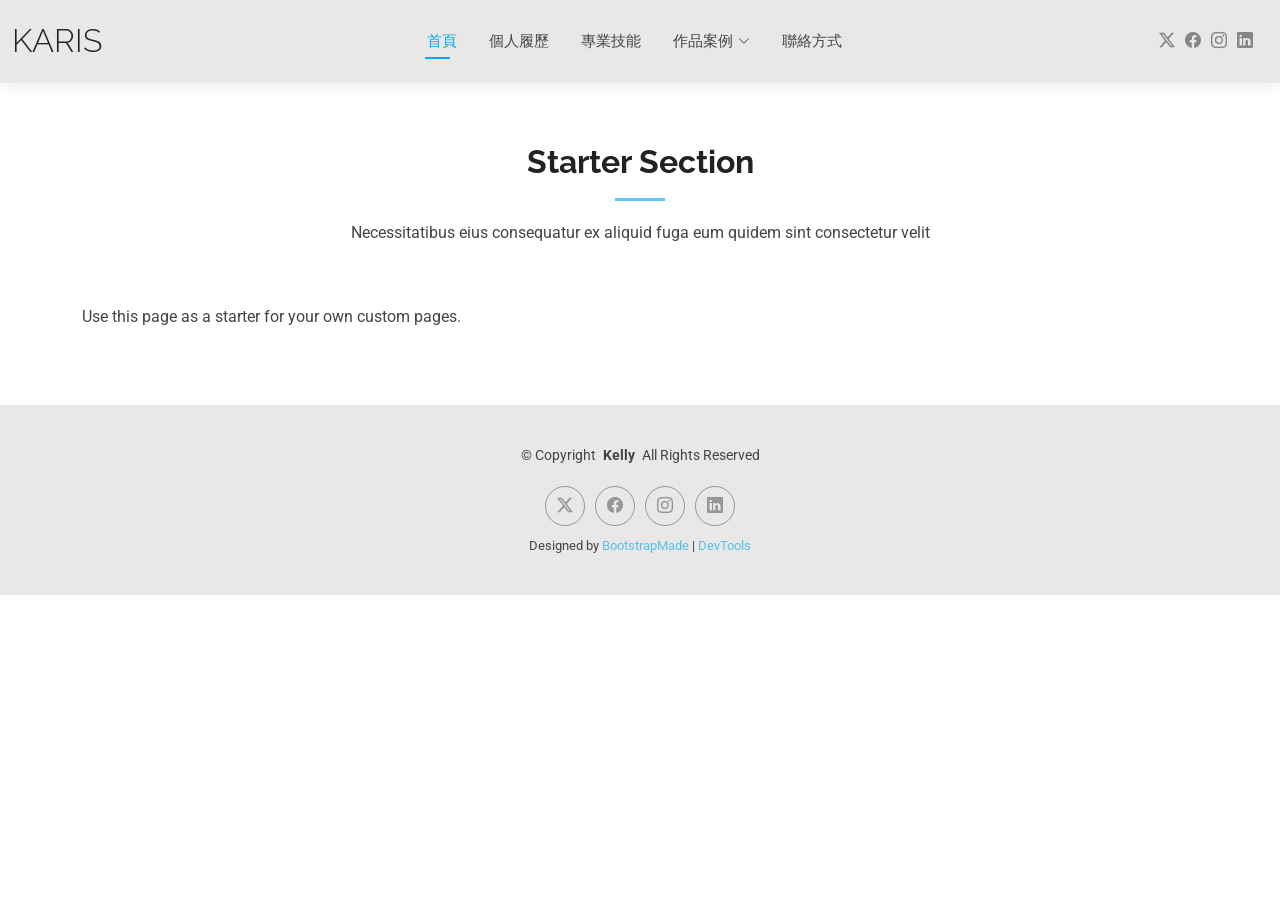
<file: starter-page.html>
<!DOCTYPE html>
<html lang="en">

<head>
  <meta charset="utf-8">
  <meta content="width=device-width, initial-scale=1.0" name="viewport">
  <title>Starter Page - Kelly Bootstrap Template</title>
  <meta name="description" content="">
  <meta name="keywords" content="">

  <!-- Favicons -->
  <link href="assets/img/favicon.png" rel="icon">
  <link href="assets/img/apple-touch-icon.png" rel="apple-touch-icon">

  <!-- Fonts -->
  <link href="https://fonts.googleapis.com" rel="preconnect">
  <link href="https://fonts.gstatic.com" rel="preconnect" crossorigin>
  <link href="https://fonts.googleapis.com/css2?family=Roboto:ital,wght@0,100;0,300;0,400;0,500;0,700;0,900;1,100;1,300;1,400;1,500;1,700;1,900&family=Poppins:ital,wght@0,100;0,200;0,300;0,400;0,500;0,600;0,700;0,800;0,900;1,100;1,200;1,300;1,400;1,500;1,600;1,700;1,800;1,900&family=Raleway:ital,wght@0,100;0,200;0,300;0,400;0,500;0,600;0,700;0,800;0,900;1,100;1,200;1,300;1,400;1,500;1,600;1,700;1,800;1,900&display=swap" rel="stylesheet">

  <!-- Vendor CSS Files -->
  <link href="assets/vendor/bootstrap/css/bootstrap.min.css" rel="stylesheet">
  <link href="assets/vendor/bootstrap-icons/bootstrap-icons.css" rel="stylesheet">
  <link href="assets/vendor/aos/aos.css" rel="stylesheet">
  <link href="assets/vendor/swiper/swiper-bundle.min.css" rel="stylesheet">
  <link href="assets/vendor/glightbox/css/glightbox.min.css" rel="stylesheet">

  <!-- Main CSS File -->
  <link href="assets/css/main.css" rel="stylesheet">

  <!-- =======================================================
  * Template Name: Kelly
  * Template URL: https://bootstrapmade.com/kelly-free-bootstrap-cv-resume-html-template/
  * Updated: Aug 07 2024 with Bootstrap v5.3.3
  * Author: BootstrapMade.com
  * License: https://bootstrapmade.com/license/
  ======================================================== -->
</head>

<body class="starter-page-page">

   <header id="header" class="header d-flex align-items-center light-background sticky-top">
    <div class="container-fluid position-relative d-flex align-items-center justify-content-between">

      <a href="index.html" class="logo d-flex align-items-center me-auto me-xl-0">
        <!-- Uncomment the line below if you also wish to use an image logo -->
        <!-- <img src="assets/img/logo.png" alt=""> -->
        <h1 class="sitename">Karis</h1>
      </a>

      <nav id="navmenu" class="navmenu">
        <ul>
          <li><a href="index.html" class="active">首頁</a></li>
          <li><a href="about.html">個人履歷</a></li>
          <!--<li><a href="resume.html">簡歷</a></li>-->
          <li><a href="services.html">專業技能</a></li>
          <!--<li><a href="portfolio.html">作品案例</a></li>-->
          <li class="dropdown"><a href="#"><span>作品案例</span> <i class="bi bi-chevron-down toggle-dropdown"></i></a>
            <ul>
              <li><a href="#">台灣人文</a></li>
             <!-- <li class="dropdown"><a href="#"><span></span>Deep Dropdow<i class="bi bi-chevron-down toggle-dropdown"></i></a>
                <ul>
                  <li><a href="#">Deep Dropdown 1</a></li>
                  <li><a href="#">Deep Dropdown 2</a></li>
                  <li><a href="#">Deep Dropdown 3</a></li>
                  <li><a href="#">Deep Dropdown 4</a></li>
                  <li><a href="#">Deep Dropdown 5</a></li>
                </ul>-->
              </li>
              <li><a href="#">跨國文化</a></li>
              <li><a href="#">文化新創</a></li>
             <!-- <li><a href="#">Dropdown 4</a></li>-->
            </ul>
          </li>
          <li><a href="contact.html">聯絡方式</a></li>
        </ul>
        <i class="mobile-nav-toggle d-xl-none bi bi-list"></i>
      </nav>

      <div class="header-social-links">
        <a href="#" class="twitter"><i class="bi bi-twitter-x"></i></a>
        <a href="#" class="facebook"><i class="bi bi-facebook"></i></a>
        <a href="#" class="instagram"><i class="bi bi-instagram"></i></a>
        <a href="#" class="linkedin"><i class="bi bi-linkedin"></i></a>
      </div>

    </div>
  </header>

  <main class="main">

    <!-- Starter Section Section -->
    <section id="starter-section" class="starter-section section">

      <!-- Section Title -->
      <div class="container section-title" data-aos="fade-up">
        <h2>Starter Section</h2>
        <p>Necessitatibus eius consequatur ex aliquid fuga eum quidem sint consectetur velit</p>
      </div><!-- End Section Title -->

      <div class="container" data-aos="fade-up">
        <p>Use this page as a starter for your own custom pages.</p>
      </div>

    </section><!-- /Starter Section Section -->

  </main>

  <footer id="footer" class="footer light-background">

    <div class="container">
      <div class="copyright text-center ">
        <p>© <span>Copyright</span> <strong class="px-1 sitename">Kelly</strong> <span>All Rights Reserved<br></span></p>
      </div>
      <div class="social-links d-flex justify-content-center">
        <a href=""><i class="bi bi-twitter-x"></i></a>
        <a href=""><i class="bi bi-facebook"></i></a>
        <a href=""><i class="bi bi-instagram"></i></a>
        <a href=""><i class="bi bi-linkedin"></i></a>
      </div>
      <div class="credits">
        <!-- All the links in the footer should remain intact. -->
        <!-- You can delete the links only if you've purchased the pro version. -->
        <!-- Licensing information: https://bootstrapmade.com/license/ -->
        <!-- Purchase the pro version with working PHP/AJAX contact form: [buy-url] -->
        Designed by <a href="https://bootstrapmade.com/">BootstrapMade</a> | <a href="https://bootstrapmade.com/tools/">DevTools</a>
      </div>
    </div>

  </footer>

  <!-- Scroll Top -->
  <a href="#" id="scroll-top" class="scroll-top d-flex align-items-center justify-content-center"><i class="bi bi-arrow-up-short"></i></a>

  <!-- Preloader -->
  <div id="preloader"></div>

  <!-- Vendor JS Files -->
  <script src="assets/vendor/bootstrap/js/bootstrap.bundle.min.js"></script>
  <script src="assets/vendor/php-email-form/validate.js"></script>
  <script src="assets/vendor/aos/aos.js"></script>
  <script src="assets/vendor/waypoints/noframework.waypoints.js"></script>
  <script src="assets/vendor/purecounter/purecounter_vanilla.js"></script>
  <script src="assets/vendor/swiper/swiper-bundle.min.js"></script>
  <script src="assets/vendor/glightbox/js/glightbox.min.js"></script>
  <script src="assets/vendor/imagesloaded/imagesloaded.pkgd.min.js"></script>
  <script src="assets/vendor/isotope-layout/isotope.pkgd.min.js"></script>

  <!-- Main JS File -->
  <script src="assets/js/main.js"></script>

</body>

</html>
</file>
<file: assets/css/main.css>
/**
* Template Name: Kelly
* Template URL: https://bootstrapmade.com/kelly-free-bootstrap-cv-resume-html-template/
* Updated: Aug 07 2024 with Bootstrap v5.3.3
* Author: BootstrapMade.com
* License: https://bootstrapmade.com/license/
*/

/*--------------------------------------------------------------
# Font & Color Variables
# Help: https://bootstrapmade.com/color-system/
--------------------------------------------------------------*/
/* Fonts */
:root {
  --default-font: "Roboto",  system-ui, -apple-system, "Segoe UI", Roboto, "Helvetica Neue", Arial, "Noto Sans", "Liberation Sans", sans-serif, "Apple Color Emoji", "Segoe UI Emoji", "Segoe UI Symbol", "Noto Color Emoji";
  --heading-font: "Raleway",  sans-serif;
  --nav-font: "Poppins",  sans-serif;
}

/* Global Colors - The following color variables are used throughout the website. Updating them here will change the color scheme of the entire website */
:root { 
  --background-color: #ffffff; /* Background color for the entire website, including individual sections */
  --default-color: #444444; /* Default color used for the majority of the text content across the entire website */
  --heading-color: #222222; /* Color for headings, subheadings and title throughout the website */
  --accent-color: #03a9f4a3 ; /* Accent color that represents your brand on the website. It's used for buttons, links, and other elements that need to stand out */
  --surface-color: #ffffff; /* The surface color is used as a background of boxed elements within sections, such as cards, icon boxes, or other elements that require a visual separation from the global background. */
  --contrast-color: #ffffff; /* Contrast color for text, ensuring readability against backgrounds of accent, heading, or default colors. */
}

/* Nav Menu Colors - The following color variables are used specifically for the navigation menu. They are separate from the global colors to allow for more customization options */
:root {
  --nav-color: #444444;  /* The default color of the main navmenu links */
  --nav-hover-color: #03A9F4; /* Applied to main navmenu links when they are hovered over or active */
  --nav-mobile-background-color: #ffffff; /* Used as the background color for mobile navigation menu */
  --nav-dropdown-background-color: #ffffff; /* Used as the background color for dropdown items that appear when hovering over primary navigation items */
  --nav-dropdown-color: #444444; /* Used for navigation links of the dropdown items in the navigation menu. */
  --nav-dropdown-hover-color: #03A9F4; /* Similar to --nav-hover-color, this color is applied to dropdown navigation links when they are hovered over. */
}

/* Color Presets - These classes override global colors when applied to any section or element, providing reuse of the sam color scheme. */

.light-background {
  --background-color: #e9e8e6;
  --surface-color: #ffffff;
}

.dark-background {
  --background-color: #060606;
  --default-color: #ffffff;
  --heading-color: #ffffff;
  --surface-color: #252525;
  --contrast-color: #ffffff;
}

/* Smooth scroll */
:root {
  scroll-behavior: smooth;
}

/*--------------------------------------------------------------
# General Styling & Shared Classes
--------------------------------------------------------------*/
body {
  color: var(--default-color);
  background-color: var(--background-color);
  font-family: var(--default-font);
}

a {
  color: var(--accent-color);
  text-decoration: none;
  transition: 0.3s;
}

a:hover {
  color: color-mix(in srgb, var(--accent-color), transparent 25%);
  text-decoration: none;
}

h1,
h2,
h3,
h4,
h5,
h6 {
  color: var(--heading-color);
  font-family: var(--heading-font);
}

/* PHP Email Form Messages
------------------------------*/
.php-email-form .error-message {
  display: none;
  background: #df1529;
  color: #ffffff;
  text-align: left;
  padding: 15px;
  margin-bottom: 24px;
  font-weight: 600;
}

.php-email-form .sent-message {
  display: none;
  color: #ffffff;
  background: #059652;
  text-align: center;
  padding: 15px;
  margin-bottom: 24px;
  font-weight: 600;
}

.php-email-form .loading {
  display: none;
  background: var(--surface-color);
  text-align: center;
  padding: 15px;
  margin-bottom: 24px;
}

.php-email-form .loading:before {
  content: "";
  display: inline-block;
  border-radius: 50%;
  width: 24px;
  height: 24px;
  margin: 0 10px -6px 0;
  border: 3px solid var(--accent-color);
  border-top-color: var(--surface-color);
  animation: php-email-form-loading 1s linear infinite;
}

@keyframes php-email-form-loading {
  0% {
    transform: rotate(0deg);
  }

  100% {
    transform: rotate(360deg);
  }
}

/*--------------------------------------------------------------
# Global Header
--------------------------------------------------------------*/
.header {
  color: var(--default-color);
  background-color: var(--background-color);
  padding: 15px 0;
  transition: all 0.5s;
  z-index: 997;
  box-shadow: 0px 0 18px rgba(0, 0, 0, 0.1);
}

.header .logo {
  line-height: 1;
}

.header .logo img {
  max-height: 36px;
  margin-right: 8px;
}

.header .logo h1 {
  font-size: 32px;
  margin: 0;
  font-weight: 300;
  text-transform: uppercase;
  color: var(--heading-color);
}

.header .header-social-links {
  padding-right: 15px;
}

.header .header-social-links a {
  color: color-mix(in srgb, var(--default-color), transparent 40%);
  padding-left: 6px;
  display: inline-block;
  transition: 0.3s;
  font-size: 16px;
}

.header .header-social-links a:hover {
  color: var(--accent-color);
}

.header .header-social-links a i {
  line-height: 0px;
}

@media (max-width: 1200px) {
  .header .logo {
    order: 1;
  }

  .header .header-social-links {
    order: 2;
  }

  .header .navmenu {
    order: 3;
  }
}

/*--------------------------------------------------------------
# Navigation Menu
--------------------------------------------------------------*/
/* Desktop Navigation */
@media (min-width: 1200px) {
  .navmenu {
    padding: 0;
  }

  .navmenu ul {
    margin: 0;
    padding: 0;
    display: flex;
    list-style: none;
    align-items: center;
  }

  .navmenu li {
    position: relative;
  }

  .navmenu>ul>li {
    white-space: nowrap;
    padding: 15px 14px;
  }

  .navmenu>ul>li:last-child {
    padding-right: 0;
  }

  .navmenu a,
  .navmenu a:focus {
    color: var(--nav-color);
    font-size: 15px;
    padding: 0 2px;
    font-family: var(--nav-font);
    font-weight: 400;
    display: flex;
    align-items: center;
    justify-content: space-between;
    white-space: nowrap;
    transition: 0.3s;
    position: relative;
  }

  .navmenu a i,
  .navmenu a:focus i {
    font-size: 12px;
    line-height: 0;
    margin-left: 5px;
    transition: 0.3s;
  }

  .navmenu>ul>li>a:before {
    content: "";
    position: absolute;
    height: 2px;
    bottom: -6px;
    left: 0;
    background-color: var(--nav-hover-color);
    visibility: hidden;
    width: 0px;
    transition: all 0.3s ease-in-out 0s;
  }

  .navmenu a:hover:before,
  .navmenu li:hover>a:before,
  .navmenu .active:before {
    visibility: visible;
    width: 25px;
  }

  .navmenu li:hover>a,
  .navmenu .active,
  .navmenu .active:focus {
    color: var(--nav-hover-color);
  }

  .navmenu .dropdown ul {
    margin: 0;
    padding: 10px 0;
    background: var(--nav-dropdown-background-color);
    display: block;
    position: absolute;
    visibility: hidden;
    left: 14px;
    top: 130%;
    opacity: 0;
    transition: 0.3s;
    border-radius: 4px;
    z-index: 99;
    box-shadow: 0px 0px 30px rgba(0, 0, 0, 0.1);
  }

  .navmenu .dropdown ul li {
    min-width: 200px;
  }

  .navmenu .dropdown ul a {
    padding: 10px 20px;
    font-size: 15px;
    text-transform: none;
    color: var(--nav-dropdown-color);
  }

  .navmenu .dropdown ul a i {
    font-size: 12px;
  }

  .navmenu .dropdown ul a:hover,
  .navmenu .dropdown ul .active:hover,
  .navmenu .dropdown ul li:hover>a {
    color: var(--nav-dropdown-hover-color);
  }

  .navmenu .dropdown:hover>ul {
    opacity: 1;
    top: 100%;
    visibility: visible;
  }

  .navmenu .dropdown .dropdown ul {
    top: 0;
    left: -90%;
    visibility: hidden;
  }

  .navmenu .dropdown .dropdown:hover>ul {
    opacity: 1;
    top: 0;
    left: -100%;
    visibility: visible;
  }
}

/* Mobile Navigation */
@media (max-width: 1199px) {
  .mobile-nav-toggle {
    color: var(--nav-color);
    font-size: 28px;
    line-height: 0;
    margin-right: 10px;
    cursor: pointer;
    transition: color 0.3s;
  }

  .navmenu {
    padding: 0;
    z-index: 9997;
  }

  .navmenu ul {
    display: none;
    list-style: none;
    position: absolute;
    inset: 60px 20px 20px 20px;
    padding: 10px 0;
    margin: 0;
    border-radius: 6px;
    background-color: var(--nav-mobile-background-color);
    border: 1px solid color-mix(in srgb, var(--default-color), transparent 90%);
    box-shadow: none;
    overflow-y: auto;
    transition: 0.3s;
    z-index: 9998;
  }

  .navmenu a,
  .navmenu a:focus {
    color: var(--nav-dropdown-color);
    padding: 10px 20px;
    font-family: var(--nav-font);
    font-size: 17px;
    font-weight: 500;
    display: flex;
    align-items: center;
    justify-content: space-between;
    white-space: nowrap;
    transition: 0.3s;
  }

  .navmenu a i,
  .navmenu a:focus i {
    font-size: 12px;
    line-height: 0;
    margin-left: 5px;
    width: 30px;
    height: 30px;
    display: flex;
    align-items: center;
    justify-content: center;
    border-radius: 50%;
    transition: 0.3s;
    background-color: color-mix(in srgb, var(--accent-color), transparent 90%);
  }

  .navmenu a i:hover,
  .navmenu a:focus i:hover {
    background-color: var(--accent-color);
    color: var(--contrast-color);
  }

  .navmenu a:hover,
  .navmenu .active,
  .navmenu .active:focus {
    color: var(--nav-dropdown-hover-color);
  }

  .navmenu .active i,
  .navmenu .active:focus i {
    background-color: var(--accent-color);
    color: var(--contrast-color);
    transform: rotate(180deg);
  }

  .navmenu .dropdown ul {
    position: static;
    display: none;
    z-index: 99;
    padding: 10px 0;
    margin: 10px 20px;
    background-color: var(--nav-dropdown-background-color);
    transition: all 0.5s ease-in-out;
  }

  .navmenu .dropdown ul ul {
    background-color: rgba(33, 37, 41, 0.1);
  }

  .navmenu .dropdown>.dropdown-active {
    display: block;
    background-color: rgba(33, 37, 41, 0.03);
  }

  .mobile-nav-active {
    overflow: hidden;
  }

  .mobile-nav-active .mobile-nav-toggle {
    color: #fff;
    position: absolute;
    font-size: 32px;
    top: 15px;
    right: 15px;
    margin-right: 0;
    z-index: 9999;
  }

  .mobile-nav-active .navmenu {
    position: fixed;
    overflow: hidden;
    inset: 0;
    background: rgba(33, 37, 41, 0.8);
    transition: 0.3s;
  }

  .mobile-nav-active .navmenu>ul {
    display: block;
  }
}

/*--------------------------------------------------------------
# Global Footer
--------------------------------------------------------------*/
.footer {
  color: var(--default-color);
  background-color: var(--background-color);
  font-size: 14px;
  padding: 40px 0;
  position: relative;
}

.footer .copyright p {
  margin-bottom: 0;
}

.footer .social-links {
  margin-top: 20px;
}

.footer .social-links a {
  display: flex;
  align-items: center;
  justify-content: center;
  width: 40px;
  height: 40px;
  border-radius: 50%;
  border: 1px solid color-mix(in srgb, var(--default-color), transparent 50%);
  font-size: 16px;
  color: color-mix(in srgb, var(--default-color), transparent 50%);
  margin: 0 5px;
  transition: 0.3s;
}

.footer .social-links a:hover {
  color: var(--accent-color);
  border-color: var(--accent-color);
}

.footer .credits {
  margin-top: 10px;
  font-size: 13px;
  text-align: center;
}

/*--------------------------------------------------------------
# Preloader
--------------------------------------------------------------*/
#preloader {
  position: fixed;
  inset: 0;
  z-index: 9999;
  overflow: hidden;
  background-color: var(--background-color);
  transition: all 0.6s ease-out;
  width: 100%;
  height: 100vh;
}

#preloader:before,
#preloader:after {
  content: "";
  position: absolute;
  border: 4px solid var(--accent-color);
  border-radius: 50%;
  animation: animate-preloader 2s cubic-bezier(0, 0.2, 0.8, 1) infinite;
}

#preloader:after {
  animation-delay: -0.5s;
}

@keyframes animate-preloader {
  0% {
    width: 10px;
    height: 10px;
    top: calc(50% - 5px);
    left: calc(50% - 5px);
    opacity: 1;
  }

  100% {
    width: 72px;
    height: 72px;
    top: calc(50% - 36px);
    left: calc(50% - 36px);
    opacity: 0;
  }
}

/*--------------------------------------------------------------
# Scroll Top Button
--------------------------------------------------------------*/
.scroll-top {
  position: fixed;
  visibility: hidden;
  opacity: 0;
  right: 15px;
  bottom: -15px;
  z-index: 99999;
  background-color: var(--accent-color);
  width: 44px;
  height: 44px;
  border-radius: 50px;
  transition: all 0.4s;
}

.scroll-top i {
  font-size: 24px;
  color: var(--contrast-color);
  line-height: 0;
}

.scroll-top:hover {
  background-color: color-mix(in srgb, var(--accent-color), transparent 20%);
  color: var(--contrast-color);
}

.scroll-top.active {
  visibility: visible;
  opacity: 1;
  bottom: 15px;
}

/*--------------------------------------------------------------
# Disable aos animation delay on mobile devices
--------------------------------------------------------------*/
@media screen and (max-width: 768px) {
  [data-aos-delay] {
    transition-delay: 0 !important;
  }
}

/*--------------------------------------------------------------
# Global Page Titles & Breadcrumbs
--------------------------------------------------------------*/
.page-title {
  color: var(--default-color);
  background-color: var(--background-color);
  padding: 25px 0;
  position: relative;
  border-bottom: 1px solid color-mix(in srgb, var(--default-color), transparent 85%);
}

.page-title h1 {
  font-size: 24px;
  font-weight: 400;
}

.page-title .breadcrumbs ol {
  display: flex;
  flex-wrap: wrap;
  list-style: none;
  padding: 0;
  margin: 0;
  font-size: 14px;
  font-weight: 400;
}

.page-title .breadcrumbs ol li+li {
  padding-left: 10px;
}

.page-title .breadcrumbs ol li+li::before {
  content: "/";
  display: inline-block;
  padding-right: 10px;
  color: color-mix(in srgb, var(--default-color), transparent 70%);
}

/*--------------------------------------------------------------
# Global Sections
--------------------------------------------------------------*/
section,
.section {
  color: var(--default-color);
  background-color: var(--background-color);
  padding: 60px 0;
  scroll-margin-top: 100px;
  overflow: clip;
}

@media (max-width: 1199px) {

  section,
  .section {
    scroll-margin-top: 66px;
  }
}

/*--------------------------------------------------------------
# Global Section Titles
--------------------------------------------------------------*/
.section-title {
  text-align: center;
  padding-bottom: 60px;
  position: relative;
}

.section-title h2 {
  font-size: 32px;
  font-weight: 700;
  margin-bottom: 20px;
  padding-bottom: 20px;
  position: relative;
}

.section-title h2:after {
  content: "";
  position: absolute;
  display: block;
  width: 50px;
  height: 3px;
  background: var(--accent-color);
  left: 0;
  right: 0;
  bottom: 0;
  margin: auto;
}

.section-title p {
  margin-bottom: 0;
}

/*--------------------------------------------------------------
# Hero Section
--------------------------------------------------------------*/
.hero {
  width: 100%;
  min-height: calc(100vh - 82px);
  position: relative;
  padding: 80px 0;
  display: flex;
  align-items: center;
  justify-content: center;
}

@media (max-width: 1200px) {
  .hero {
    min-height: calc(100vh - 68px);
  }
}

.hero img {
  position: absolute;
  inset: 0;
  display: block;
  width: 100%;
  height: 100%;
  object-fit: cover;
  z-index: 1;
}

.hero .container {
  position: relative;
  z-index: 3;
}

.hero h2 {
  margin: 0;
  font-size: 48px;
  font-weight: 700;
}

.hero p {
  margin: 10px 0 0 0;
  font-size: 24px;
  color:#ffffff ;
}

.hero .btn-get-started {
  color: var(--contrast-color);
  background: var(--accent-color);
  font-family: var(--heading-font);
  text-transform: uppercase;
  font-weight: 600;
  font-size: 12px;
  letter-spacing: 1px;
  display: inline-block;
  padding: 12px 40px;
  border-radius: 50px;
  transition: 0.5s;
  margin-top: 30px;
}

.hero .btn-get-started:hover {
  background: color-mix(in srgb, var(--accent-color) 90%, white 20%);
}

@media (max-width: 768px) {
  .hero h2 {
    font-size: 32px;
  }

  .hero p {
    font-size: 18px;
  }
}

/*--------------------------------------------------------------
# About Section
--------------------------------------------------------------*/
.about .content h2 {
  font-weight: 700;
  font-size: 24px;
}

.about .content ul {
  list-style: none;
  padding: 0;
}

.about .content ul li {
  margin-bottom: 20px;
  display: flex;
  align-items: center;
}

.about .content ul strong {
  margin-right: 10px;
}

.about .content ul i {
  font-size: 16px;
  margin-right: 5px;
  color: var(--accent-color);
  line-height: 0;
}

/*--------------------------------------------------------------
# Skills Section
--------------------------------------------------------------*/
.skills .progress {
  height: 60px;
  display: block;
  background: none;
  border-radius: 0;
}

.skills .progress .skill {
  color: var(--heading-color);
  padding: 0;
  margin: 0 0 6px 0;
  text-transform: uppercase;
  display: block;
  font-weight: 600;
  font-family: var(--heading-font);
}

.skills .progress .skill .val {
  float: right;
  font-style: normal;
}

.skills .progress-bar-wrap {
  background: color-mix(in srgb, var(--default-color), transparent 90%);
  height: 10px;
}

.skills .progress-bar {
  width: 1px;
  height: 10px;
  transition: 0.9s;
  background-color: var(--accent-color);
}

/*--------------------------------------------------------------
# Stats Section
--------------------------------------------------------------*/
.stats .stats-item {
  padding: 30px;
  width: 100%;
}

.stats .stats-item span {
  color: var(--heading-color);
  font-size: 48px;
  display: block;
  font-weight: 700;
  margin-bottom: 20px;
  padding-bottom: 20px;
  position: relative;
}

.stats .stats-item span:after {
  content: "";
  position: absolute;
  display: block;
  width: 25px;
  height: 3px;
  background: var(--accent-color);
  left: 0;
  right: 0;
  bottom: 0;
  margin: auto;
}

.stats .stats-item p {
  color: color-mix(in srgb, var(--default-color), transparent 40%);
  padding: 0;
  margin: 0;
  font-family: var(--heading-font);
  font-weight: 500;
}

/*--------------------------------------------------------------
# Testimonials Section
--------------------------------------------------------------*/
.testimonials .section-header {
  margin-bottom: 40px;
}

.testimonials .testimonials-carousel,
.testimonials .testimonials-slider {
  overflow: hidden;
}

.testimonials .testimonial-item {
  text-align: center;
}

.testimonials .testimonial-item .testimonial-img {
  width: 120px;
  border-radius: 50%;
  border: 4px solid var(--background-color);
  margin: 0 auto;
}

.testimonials .testimonial-item h3 {
  font-size: 20px;
  font-weight: bold;
  margin: 10px 0 5px 0;
}

.testimonials .testimonial-item h4 {
  font-size: 14px;
  color: color-mix(in srgb, var(--default-color), transparent 40%);
  margin: 0 0 15px 0;
}

.testimonials .testimonial-item .stars {
  margin-bottom: 15px;
}

.testimonials .testimonial-item .stars i {
  color: #ffc107;
  margin: 0 1px;
}

.testimonials .testimonial-item .quote-icon-left,
.testimonials .testimonial-item .quote-icon-right {
  color: color-mix(in srgb, var(--accent-color), transparent 50%);
  font-size: 26px;
  line-height: 0;
}

.testimonials .testimonial-item .quote-icon-left {
  display: inline-block;
  left: -5px;
  position: relative;
}

.testimonials .testimonial-item .quote-icon-right {
  display: inline-block;
  right: -5px;
  position: relative;
  top: 10px;
  transform: scale(-1, -1);
}

.testimonials .testimonial-item p {
  font-style: italic;
  margin: 0 auto 15px auto;
}

.testimonials .swiper-wrapper {
  height: auto;
}

.testimonials .swiper-pagination {
  margin-top: 20px;
  position: relative;
}

.testimonials .swiper-pagination .swiper-pagination-bullet {
  width: 12px;
  height: 12px;
  opacity: 1;
  background-color: color-mix(in srgb, var(--default-color), transparent 85%);
}

.testimonials .swiper-pagination .swiper-pagination-bullet-active {
  background-color: var(--accent-color);
}

@media (min-width: 992px) {
  .testimonials .testimonial-item p {
    width: 80%;
  }
}

/*--------------------------------------------------------------
# Resume Section
--------------------------------------------------------------*/
.resume .resume-title {
  color: var(--heading-color);
  font-size: 26px;
  font-weight: 700;
  margin-top: 20px;
  margin-bottom: 20px;
}

.resume .resume-item {
  padding: 0 0 20px 20px;
  margin-top: -2px;
  border-left: 2px solid var(--accent-color);
  position: relative;
}

.resume .resume-item h4 {
  line-height: 18px;
  font-size: 18px;
  font-weight: 600;
  text-transform: uppercase;
  color: color-mix(in srgb, var(--default-color), transparent 20%);
  margin-bottom: 10px;
}

.resume .resume-item h5 {
  font-size: 16px;
  padding: 5px 15px;
  display: inline-block;
  font-weight: 600;
  margin-bottom: 10px;
}

.resume .resume-item ul {
  padding-left: 20px;
}

.resume .resume-item ul li {
  padding-bottom: 10px;
}

.resume .resume-item:last-child {
  padding-bottom: 0;
}

.resume .resume-item::before {
  content: "";
  position: absolute;
  width: 16px;
  height: 16px;
  border-radius: 50px;
  left: -9px;
  top: 0;
  background: var(--background-color);
  border: 2px solid var(--accent-color);
}

/*--------------------------------------------------------------
# Services Section
--------------------------------------------------------------*/
.services .service-item {
  background-color: var(--surface-color);
  box-shadow: 0px 5px 90px 0px rgba(0, 0, 0, 0.1);
  height: 100%;
  padding: 60px 30px;
  text-align: center;
  transition: 0.3s;
  border-radius: 5px;
}

.services .service-item .icon {
  margin: 0 auto;
  width: 100px;
  height: 100px;
  display: flex;
  align-items: center;
  justify-content: center;
  transition: ease-in-out 0.3s;
  position: relative;
}

.services .service-item .icon i {
  font-size: 36px;
  transition: 0.5s;
  position: relative;
}

.services .service-item .icon svg {
  position: absolute;
  top: 0;
  left: 0;
}

.services .service-item .icon svg path {
  transition: 0.5s;
  fill: color-mix(in srgb, var(--default-color), transparent 95%);
}

.services .service-item h3 {
  font-weight: 700;
  margin: 10px 0 15px 0;
  font-size: 22px;
}

.services .service-item p {
  line-height: 24px;
  font-size: 14px;
  margin-bottom: 0;
}

.services .service-item:hover {
  box-shadow: 0px 5px 35px 0px rgba(0, 0, 0, 0.1);
}

.services .service-item.item-cyan i {
  color: #0dcaf0;
}

.services .service-item.item-cyan:hover .icon i {
  color: #fff;
}

.services .service-item.item-cyan:hover .icon path {
  fill: #0dcaf0;
}

.services .service-item.item-orange i {
  color: #fd7e14;
}

.services .service-item.item-orange:hover .icon i {
  color: #fff;
}

.services .service-item.item-orange:hover .icon path {
  fill: #fd7e14;
}

.services .service-item.item-teal i {
  color: #20c997;
}

.services .service-item.item-teal:hover .icon i {
  color: #fff;
}

.services .service-item.item-teal:hover .icon path {
  fill: #20c997;
}

.services .service-item.item-red i {
  color: #df1529;
}

.services .service-item.item-red:hover .icon i {
  color: #fff;
}

.services .service-item.item-red:hover .icon path {
  fill: #df1529;
}

.services .service-item.item-indigo i {
  color: #6610f2;
}

.services .service-item.item-indigo:hover .icon i {
  color: #fff;
}

.services .service-item.item-indigo:hover .icon path {
  fill: #6610f2;
}

.services .service-item.item-pink i {
  color: #f3268c;
}

.services .service-item.item-pink:hover .icon i {
  color: #fff;
}

.services .service-item.item-pink:hover .icon path {
  fill: #f3268c;
}

/*--------------------------------------------------------------
# Portfolio Section
--------------------------------------------------------------*/
.portfolio .portfolio-filters {
  padding: 0;
  margin: 0 auto 20px auto;
  list-style: none;
  text-align: center;
}

.portfolio .portfolio-filters li {
  cursor: pointer;
  display: inline-block;
  padding: 8px 20px 10px 20px;
  margin: 0;
  font-size: 15px;
  font-weight: 500;
  line-height: 1;
  margin-bottom: 5px;
  border-radius: 50px;
  transition: all 0.3s ease-in-out;
  font-family: var(--heading-font);
}

.portfolio .portfolio-filters li:hover,
.portfolio .portfolio-filters li.filter-active {
  color: var(--contrast-color);
  background-color: var(--accent-color);
}

.portfolio .portfolio-filters li:first-child {
  margin-left: 0;
}

.portfolio .portfolio-filters li:last-child {
  margin-right: 0;
}

@media (max-width: 575px) {
  .portfolio .portfolio-filters li {
    font-size: 14px;
    margin: 0 0 10px 0;
  }
}

.portfolio .portfolio-item {
  position: relative;
  overflow: hidden;
}

.portfolio .portfolio-item .portfolio-info {
  opacity: 0;
  position: absolute;
  left: 12px;
  right: 12px;
  bottom: -100%;
  z-index: 3;
  transition: all ease-in-out 0.5s;
  background: color-mix(in srgb, var(--surface-color), transparent 10%);
  padding: 15px;
}

.portfolio .portfolio-item .portfolio-info h4 {
  font-size: 18px;
  font-weight: 600;
  padding-right: 50px;
}

.portfolio .portfolio-item .portfolio-info p {
  color: color-mix(in srgb, var(--default-color), transparent 30%);
  font-size: 14px;
  margin-bottom: 0;
  padding-right: 50px;
}

.portfolio .portfolio-item .portfolio-info .preview-link,
.portfolio .portfolio-item .portfolio-info .details-link {
  position: absolute;
  right: 50px;
  font-size: 24px;
  top: calc(50% - 14px);
  color: color-mix(in srgb, var(--default-color), transparent 30%);
  transition: 0.3s;
  line-height: 0;
}

.portfolio .portfolio-item .portfolio-info .preview-link:hover,
.portfolio .portfolio-item .portfolio-info .details-link:hover {
  color: var(--accent-color);
}

.portfolio .portfolio-item .portfolio-info .details-link {
  right: 14px;
  font-size: 28px;
}

.portfolio .portfolio-item:hover .portfolio-info {
  opacity: 1;
  bottom: 0;
}

/*--------------------------------------------------------------
# Portfolio Details Section
--------------------------------------------------------------*/
.portfolio-details .portfolio-details-slider img {
  width: 100%;
}

.portfolio-details .portfolio-details-slider .swiper-pagination {
  margin-top: 20px;
  position: relative;
}

.portfolio-details .portfolio-details-slider .swiper-pagination .swiper-pagination-bullet {
  width: 12px;
  height: 12px;
  background-color: color-mix(in srgb, var(--default-color), transparent 85%);
  opacity: 1;
}

.portfolio-details .portfolio-details-slider .swiper-pagination .swiper-pagination-bullet-active {
  background-color: var(--accent-color);
}

.portfolio-details .portfolio-info {
  background-color: var(--surface-color);
  padding: 30px;
  box-shadow: 0px 0 30px rgba(0, 0, 0, 0.1);
}

.portfolio-details .portfolio-info h3 {
  font-size: 22px;
  font-weight: 700;
  margin-bottom: 20px;
  padding-bottom: 20px;
  border-bottom: 1px solid color-mix(in srgb, var(--default-color), transparent 85%);
}

.portfolio-details .portfolio-info ul {
  list-style: none;
  padding: 0;
  font-size: 15px;
}

.portfolio-details .portfolio-info ul li+li {
  margin-top: 10px;
}

.portfolio-details .portfolio-description {
  padding-top: 30px;
}

.portfolio-details .portfolio-description h2 {
  font-size: 26px;
  font-weight: 700;
  margin-bottom: 20px;
}

.portfolio-details .portfolio-description p {
  padding: 0;
  color: color-mix(in srgb, var(--default-color), transparent 30%);
}

/*--------------------------------------------------------------
# Contact Section
--------------------------------------------------------------*/
.contact .info-wrap {
  background-color: var(--surface-color);
  box-shadow: 0px 0px 20px rgba(0, 0, 0, 0.1);
  padding: 30px;
}

@media (max-width: 575px) {
  .contact .info-wrap {
    padding: 20px;
  }
}

.contact .info-item {
  margin-bottom: 40px;
}

.contact .info-item i {
  font-size: 20px;
  color: var(--accent-color);
  background: color-mix(in srgb, var(--accent-color), transparent 92%);
  width: 44px;
  height: 44px;
  display: flex;
  justify-content: center;
  align-items: center;
  border-radius: 50px;
  transition: all 0.3s ease-in-out;
  margin-right: 15px;
}

.contact .info-item h3 {
  padding: 0;
  font-size: 18px;
  font-weight: 700;
  margin-bottom: 5px;
}

.contact .info-item p {
  padding: 0;
  margin-bottom: 0;
  font-size: 14px;
}

.contact .info-item:hover i {
  background: var(--accent-color);
  color: var(--contrast-color);
}

.contact .php-email-form {
  background-color: var(--surface-color);
  height: 100%;
  padding: 30px;
  box-shadow: 0px 0px 20px rgba(0, 0, 0, 0.1);
}

@media (max-width: 575px) {
  .contact .php-email-form {
    padding: 20px;
  }
}

.contact .php-email-form input[type=text],
.contact .php-email-form input[type=email],
.contact .php-email-form textarea {
  font-size: 14px;
  padding: 10px 15px;
  box-shadow: none;
  border-radius: 0;
  color: var(--default-color);
  background-color: var(--surface-color);
  border-color: color-mix(in srgb, var(--default-color), transparent 80%);
}

.contact .php-email-form input[type=text]:focus,
.contact .php-email-form input[type=email]:focus,
.contact .php-email-form textarea:focus {
  border-color: var(--accent-color);
}

.contact .php-email-form input[type=text]::placeholder,
.contact .php-email-form input[type=email]::placeholder,
.contact .php-email-form textarea::placeholder {
  color: color-mix(in srgb, var(--default-color), transparent 70%);
}

.contact .php-email-form button[type=submit] {
  color: var(--contrast-color);
  background: var(--accent-color);
  border: 0;
  padding: 10px 30px;
  transition: 0.4s;
  border-radius: 50px;
}

.contact .php-email-form button[type=submit]:hover {
  background: color-mix(in srgb, var(--accent-color), transparent 25%);
}

/*--------------------------------------------------------------
# Starter Section Section
--------------------------------------------------------------*/
.starter-section {
  /* Add your styles here */
}
</file>
